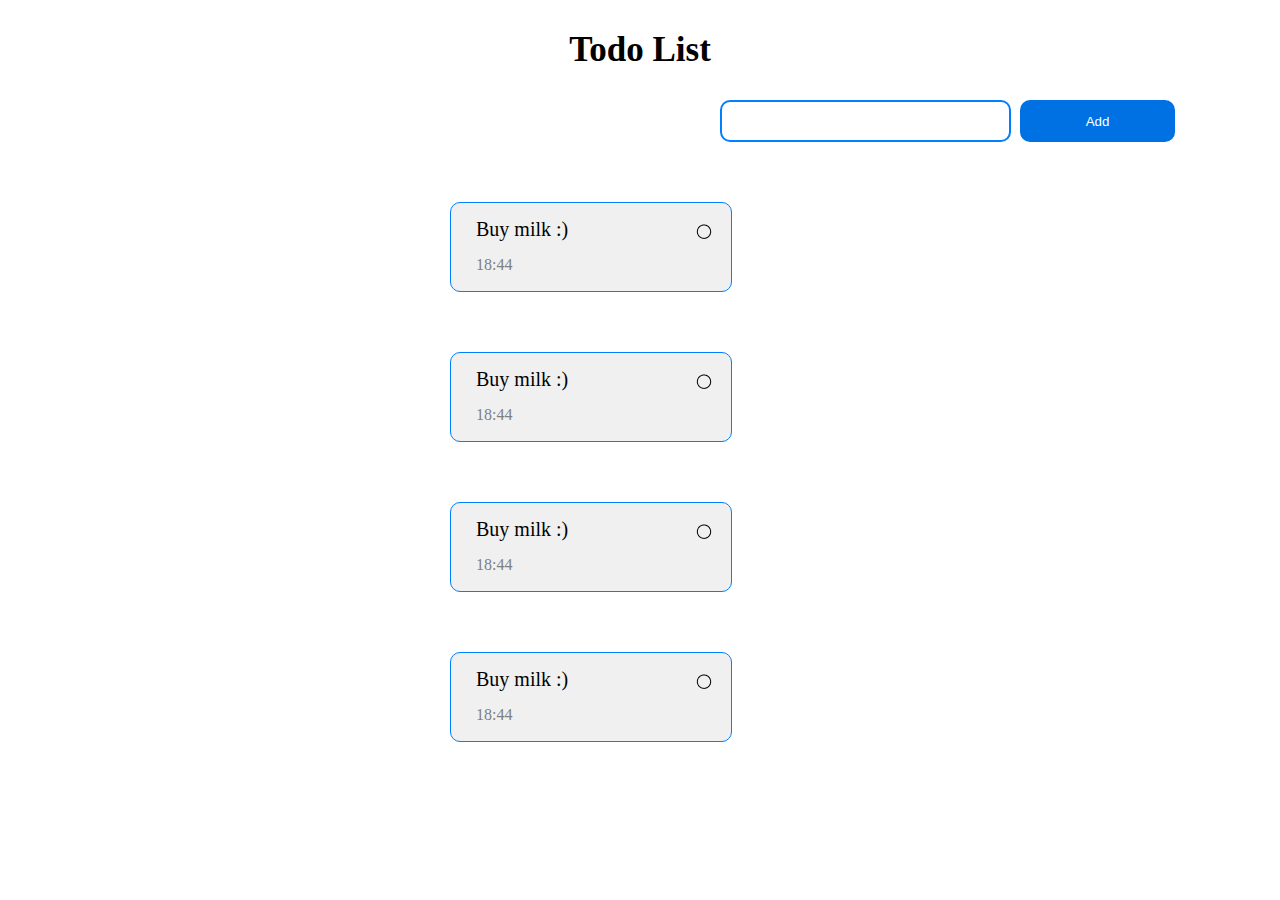
<file: To-do/index.html>
<!DOCTYPE html>
<html lang="en">
<head>
    <meta charset="UTF-8">
    <meta http-equiv="X-UA-Compatible" content="IE=edge">
    <meta name="viewport" content="width=device-width, initial-scale=1.0">
    <link rel="stylesheet" href="./style.css">
    <title>Document</title>
</head>
<body>
    <div class="todo">
        <h1 class="text_to">Todo List</h1>
        <input class="inp" type="text">
        <button class="add">Add</button>
    </div>
    <div class="to_do_block">
        <p class="milk">Buy milk :)</p>
        <p class="minute">18:44</p>
        <img src="./Vector (6).png" alt="">
    </div>
    <script src="./script.js"></script>
</body>
</html>
</file>
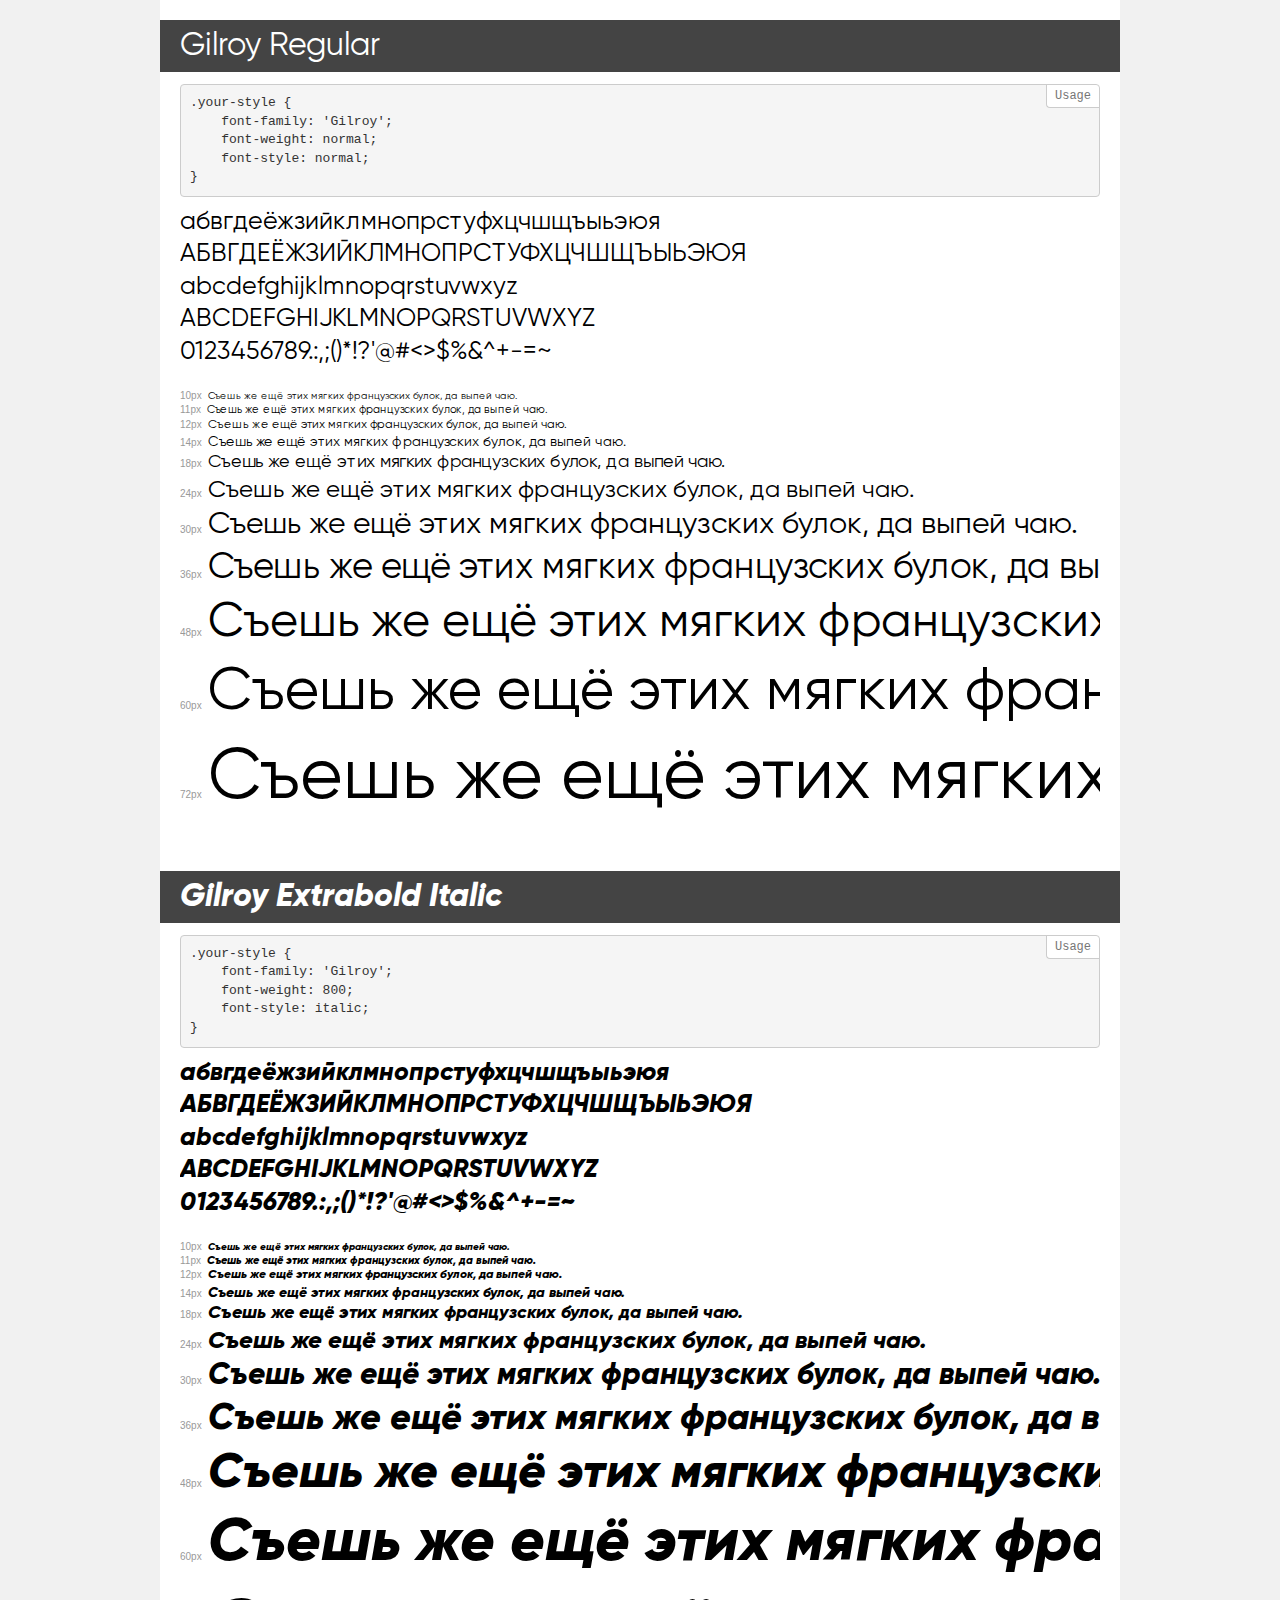
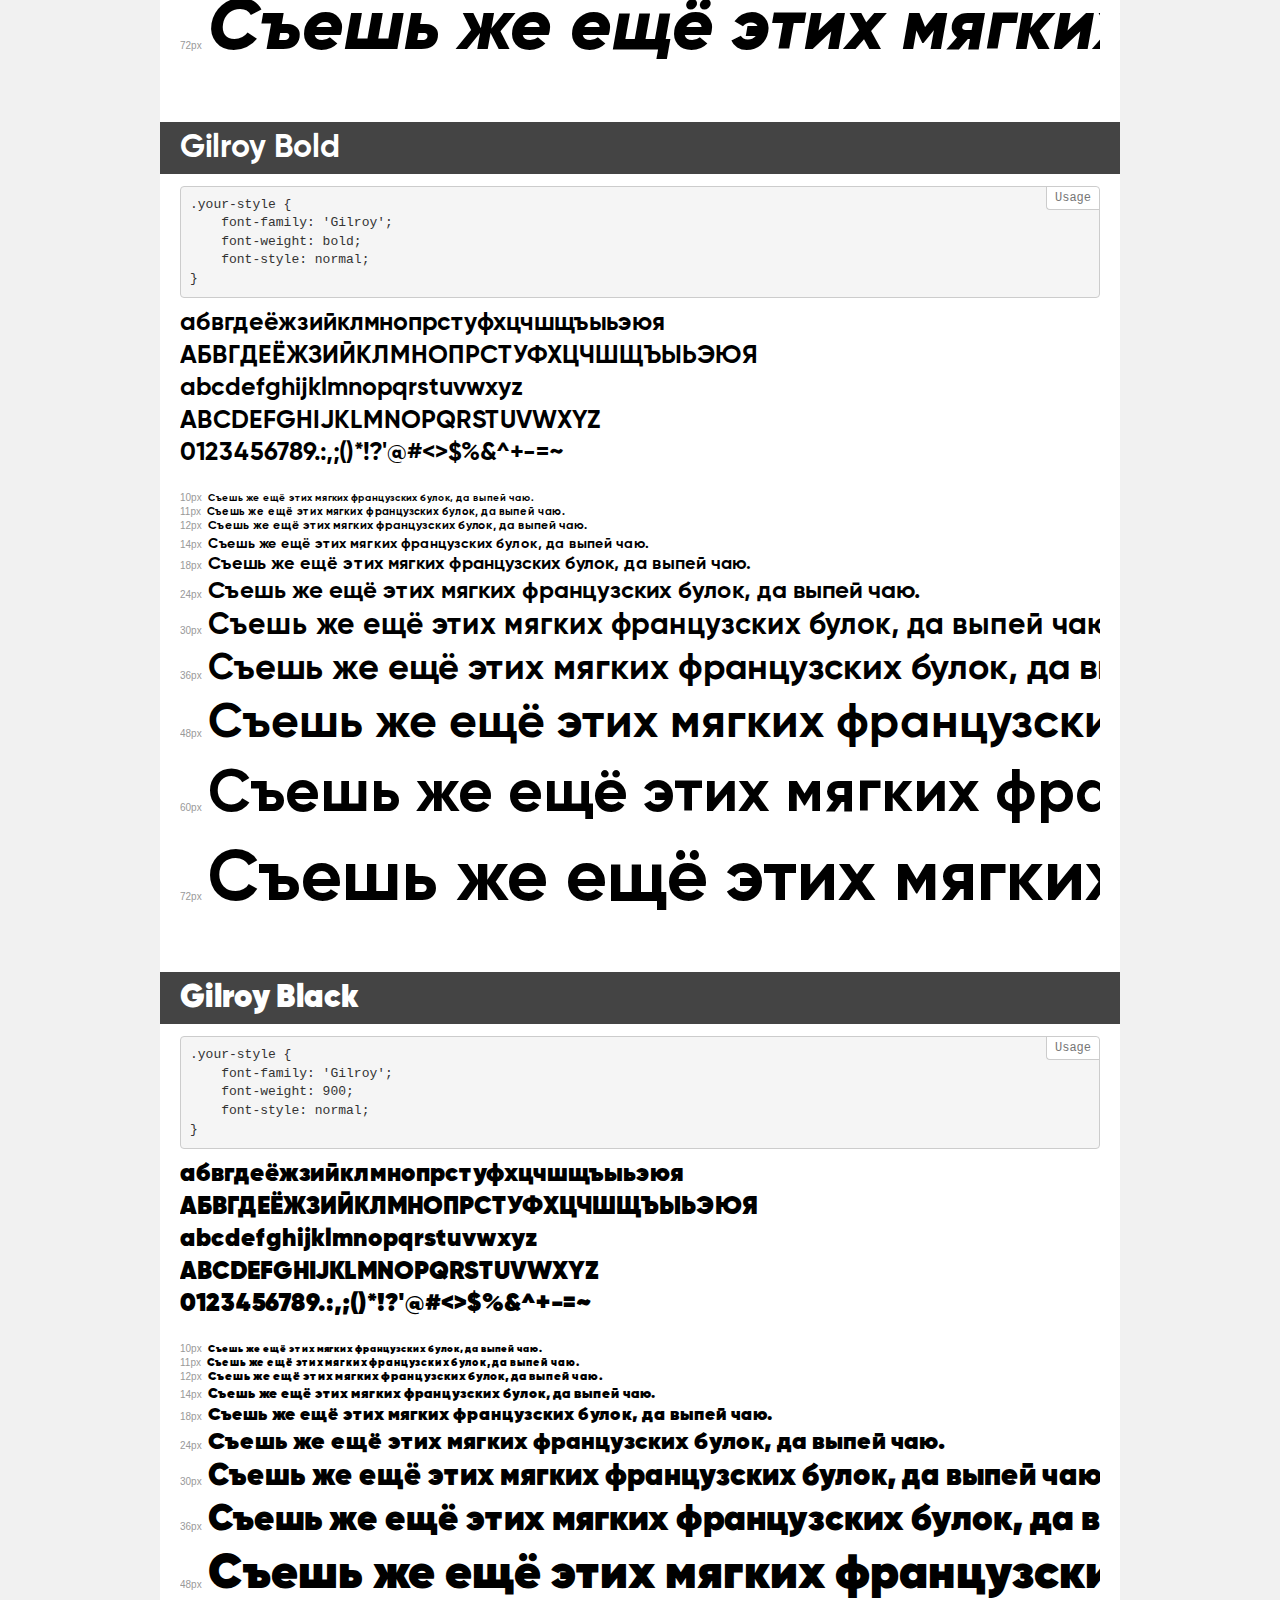
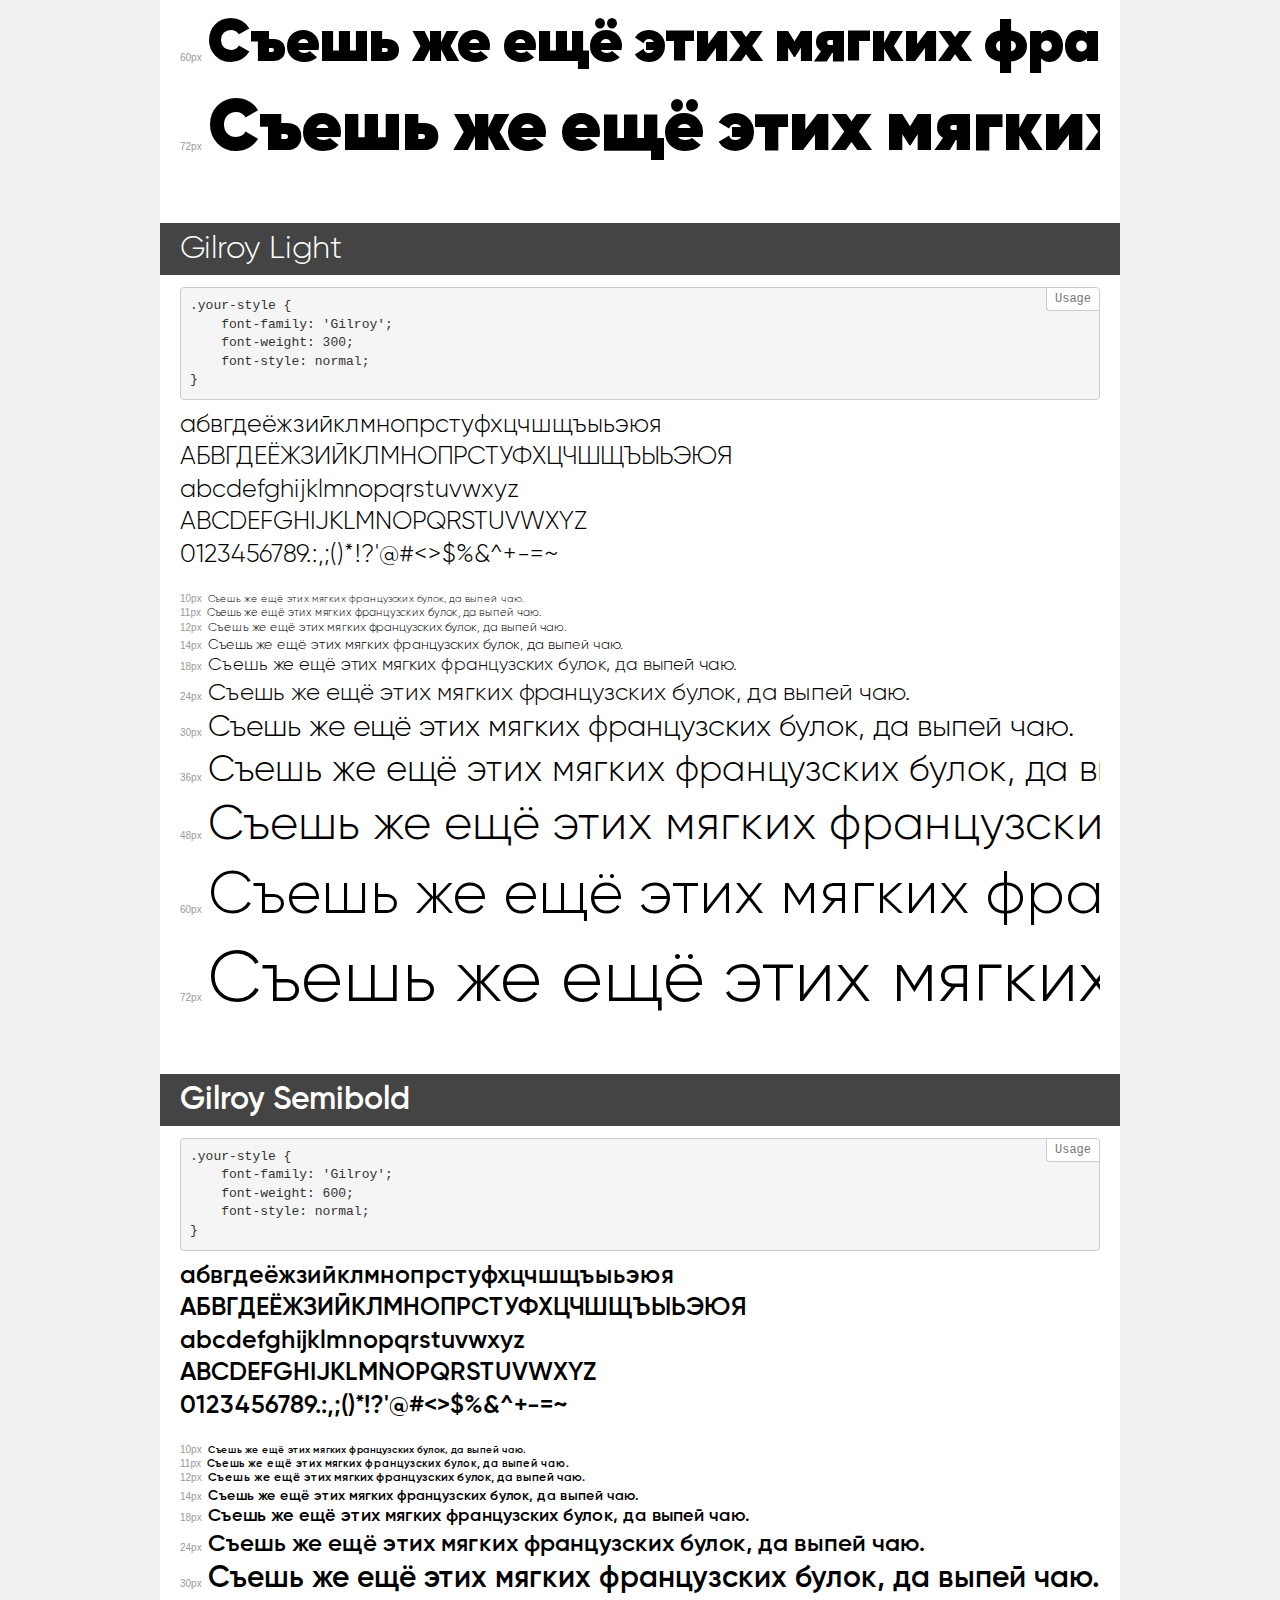
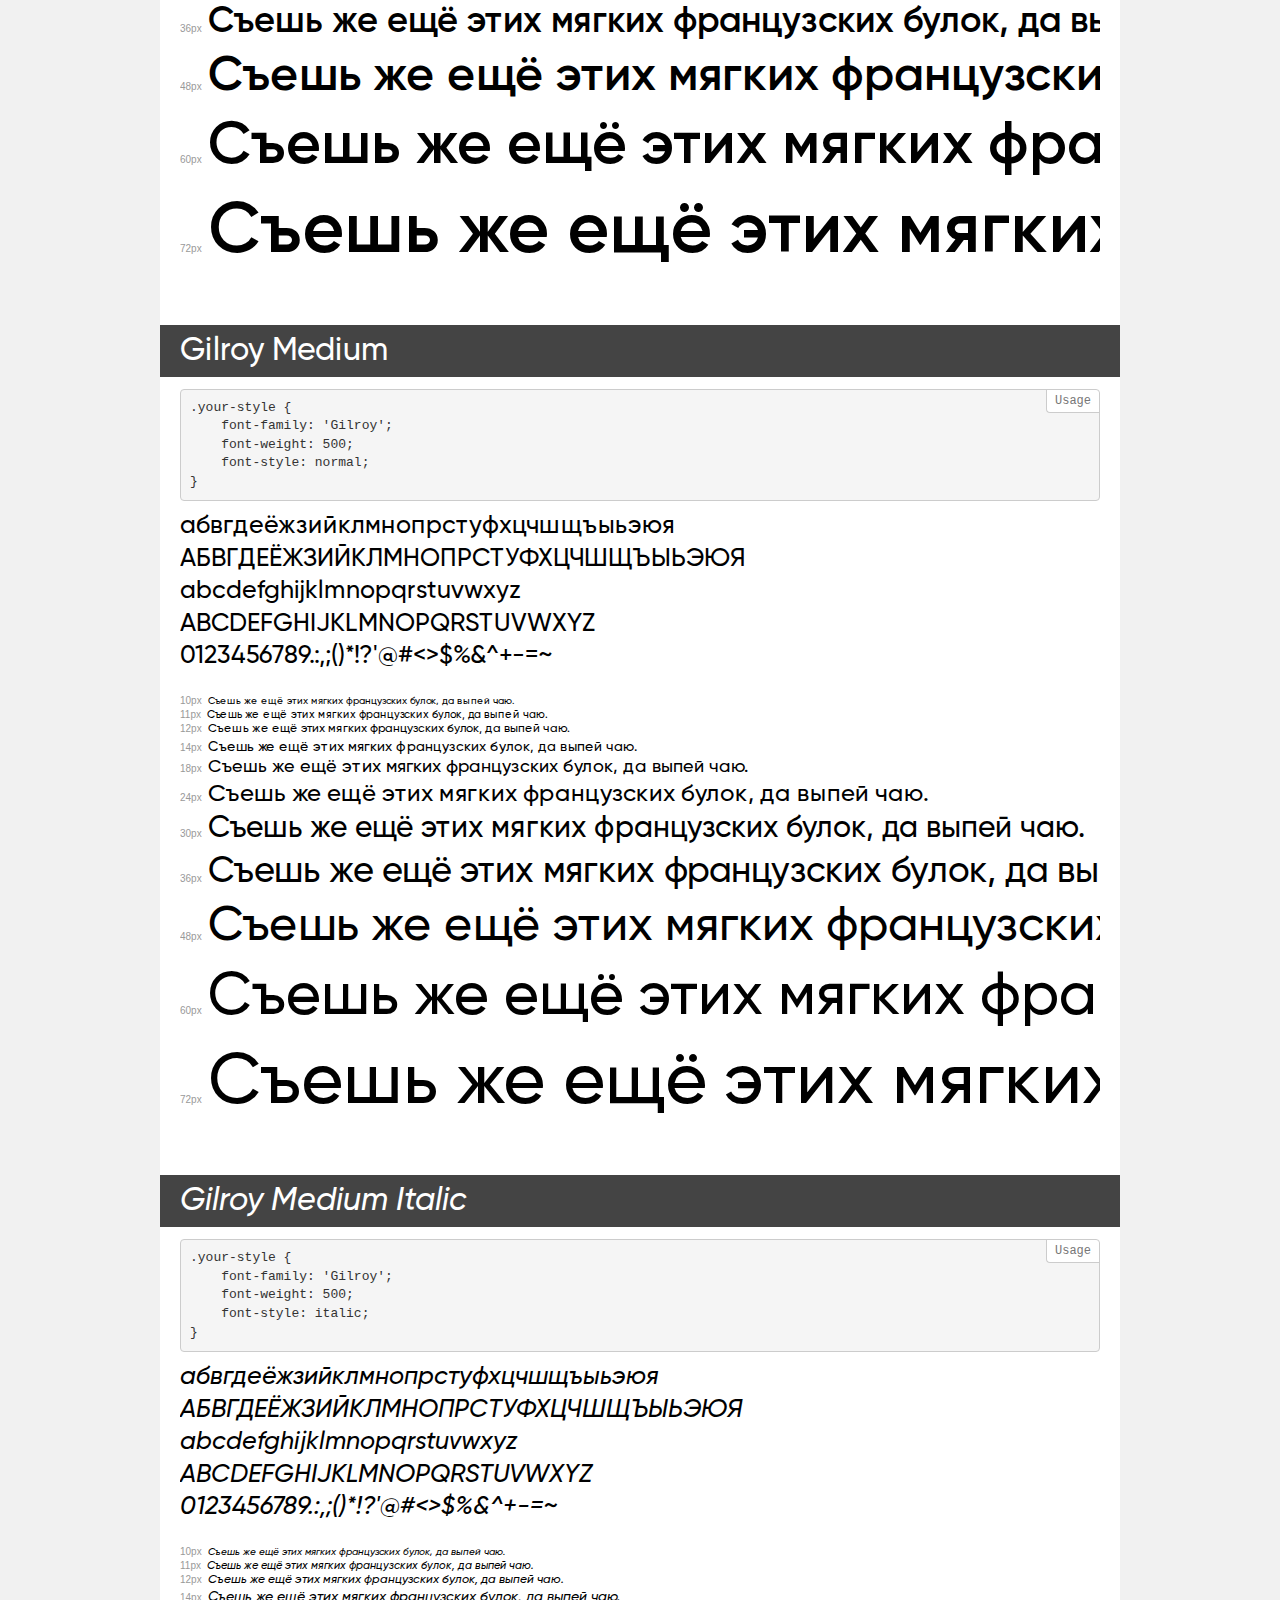
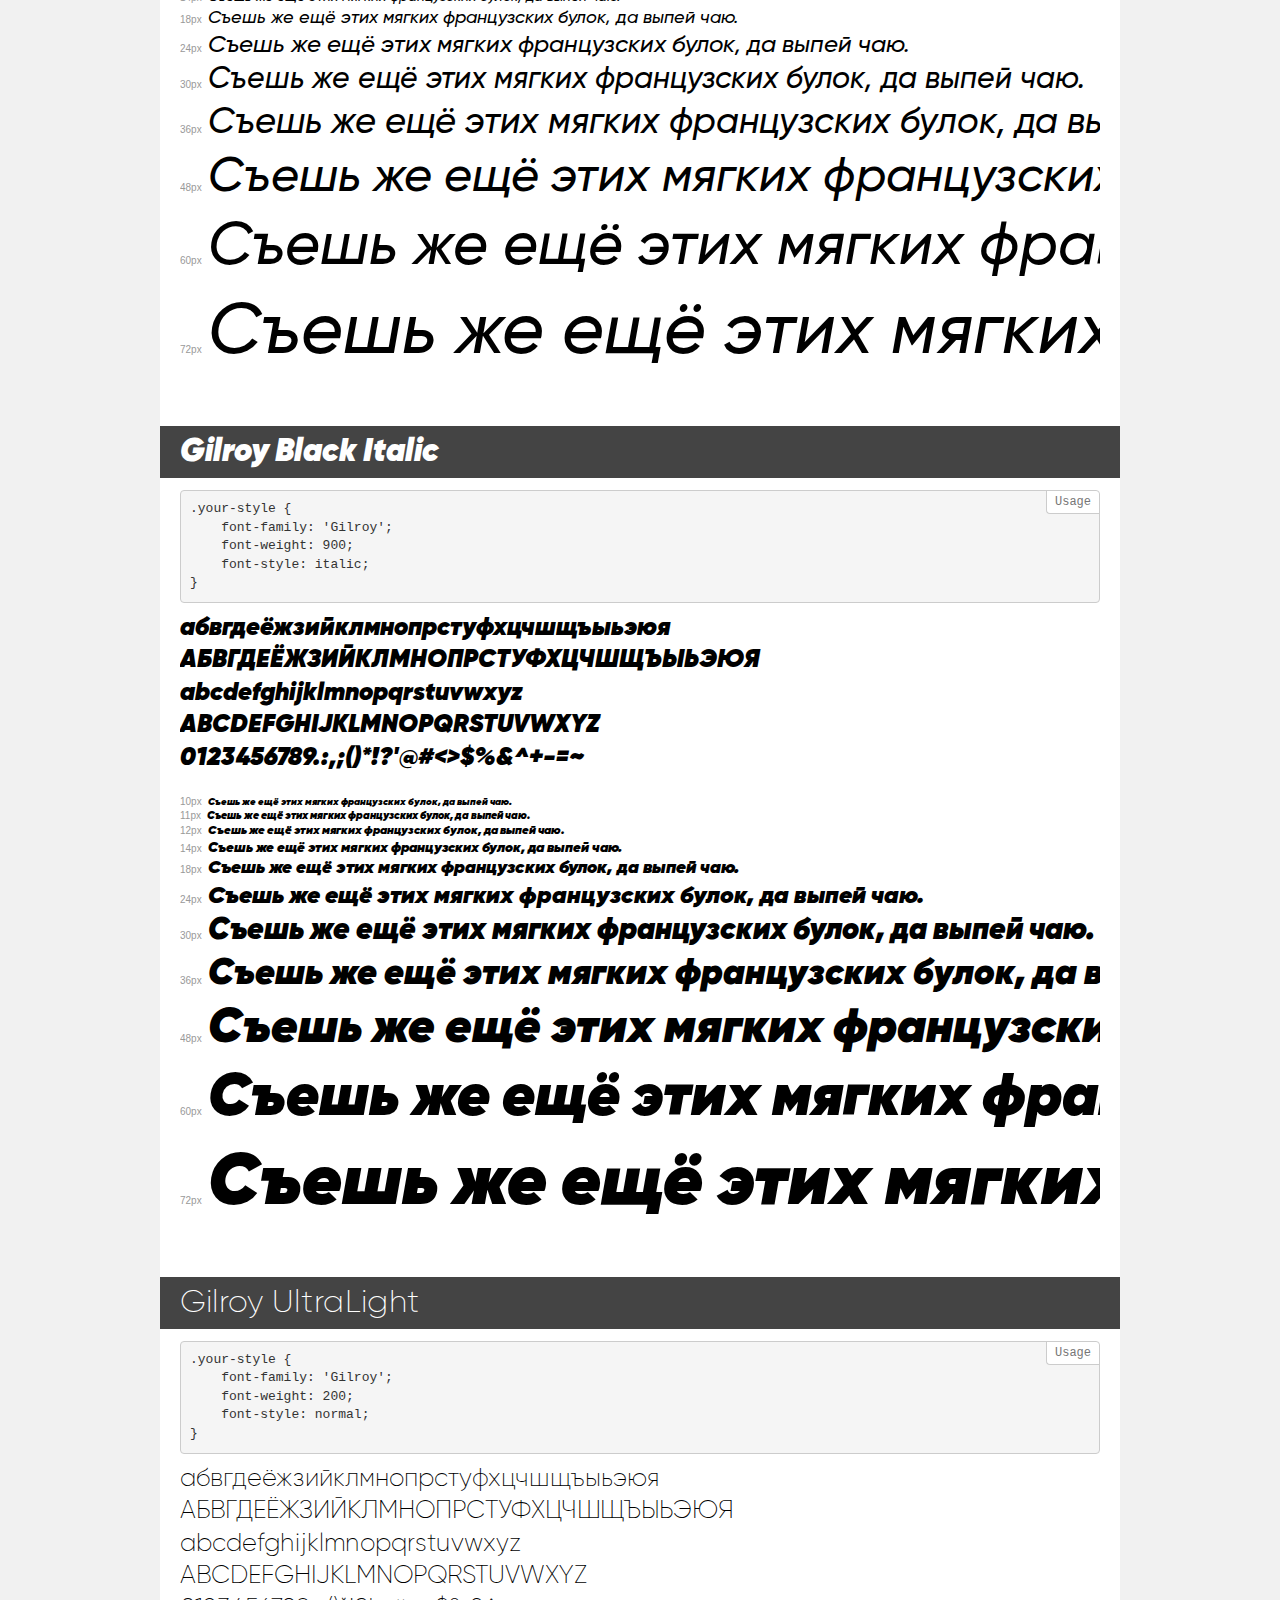
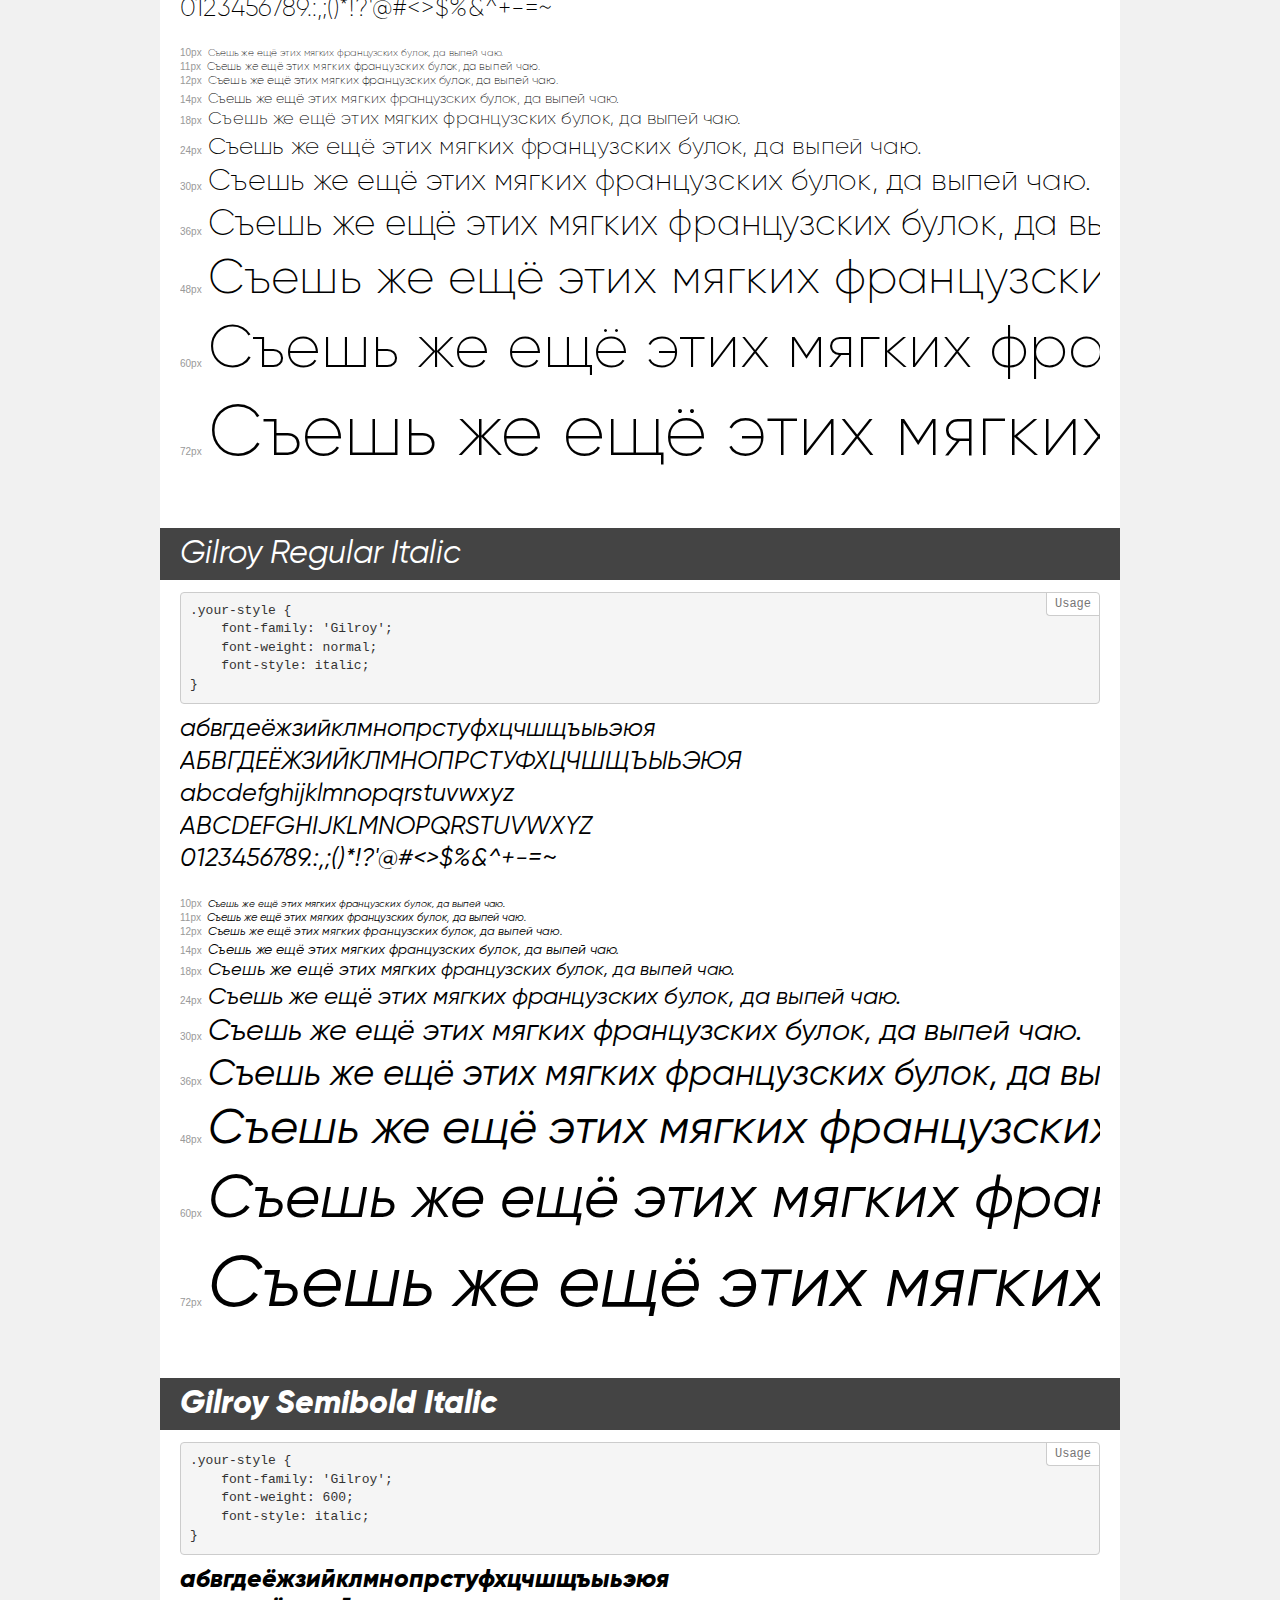
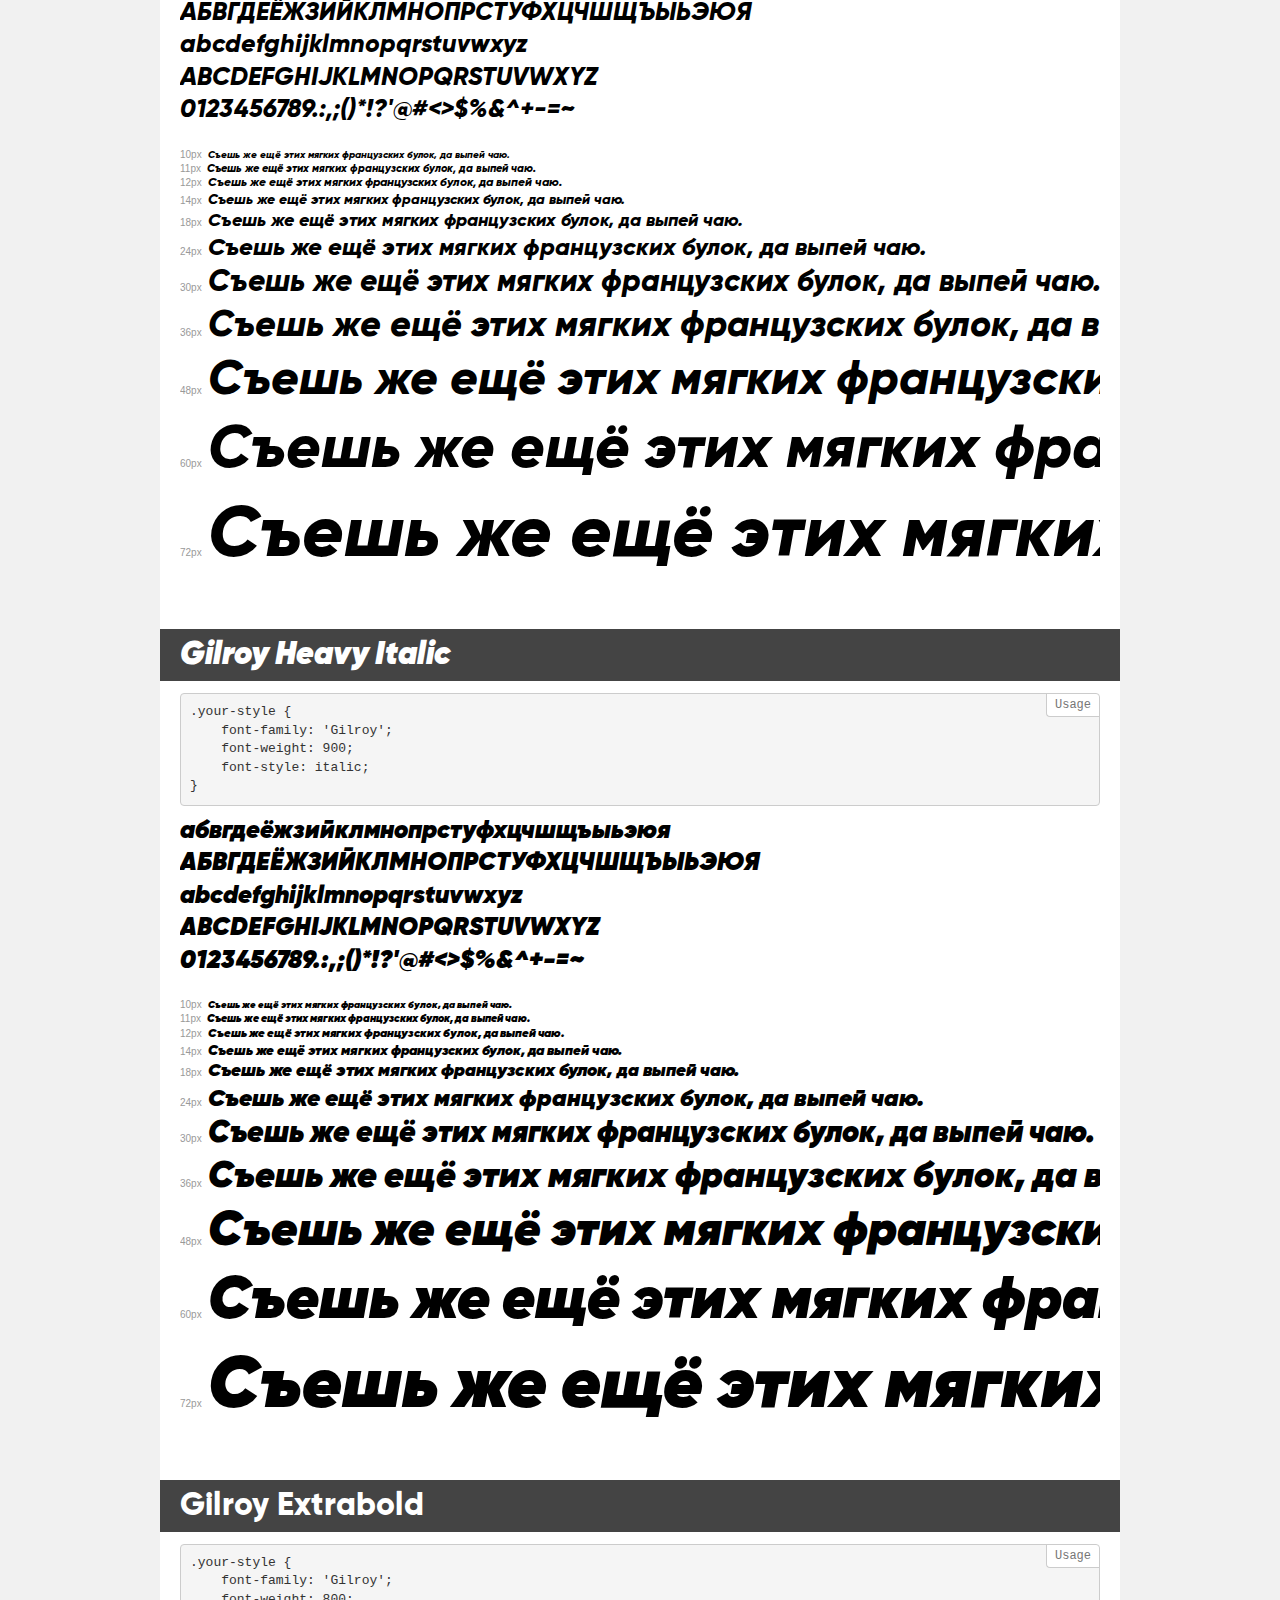
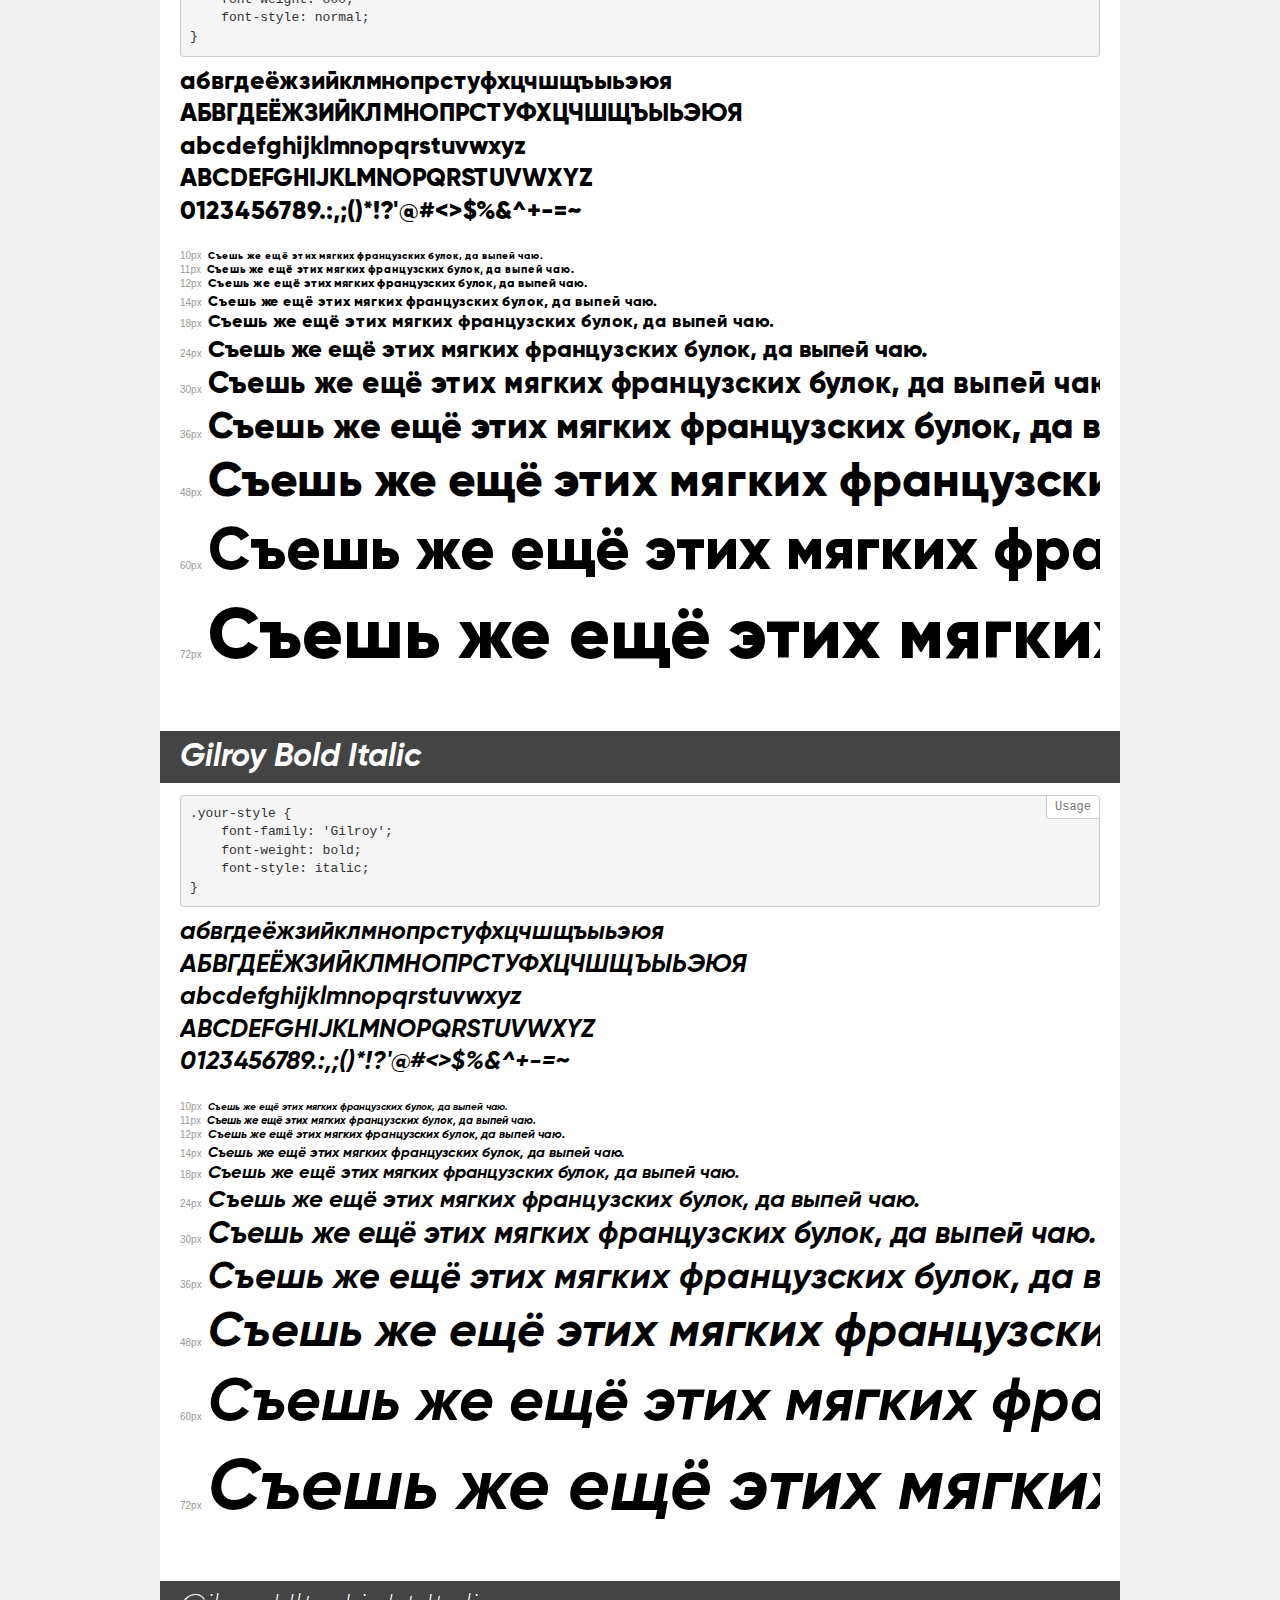
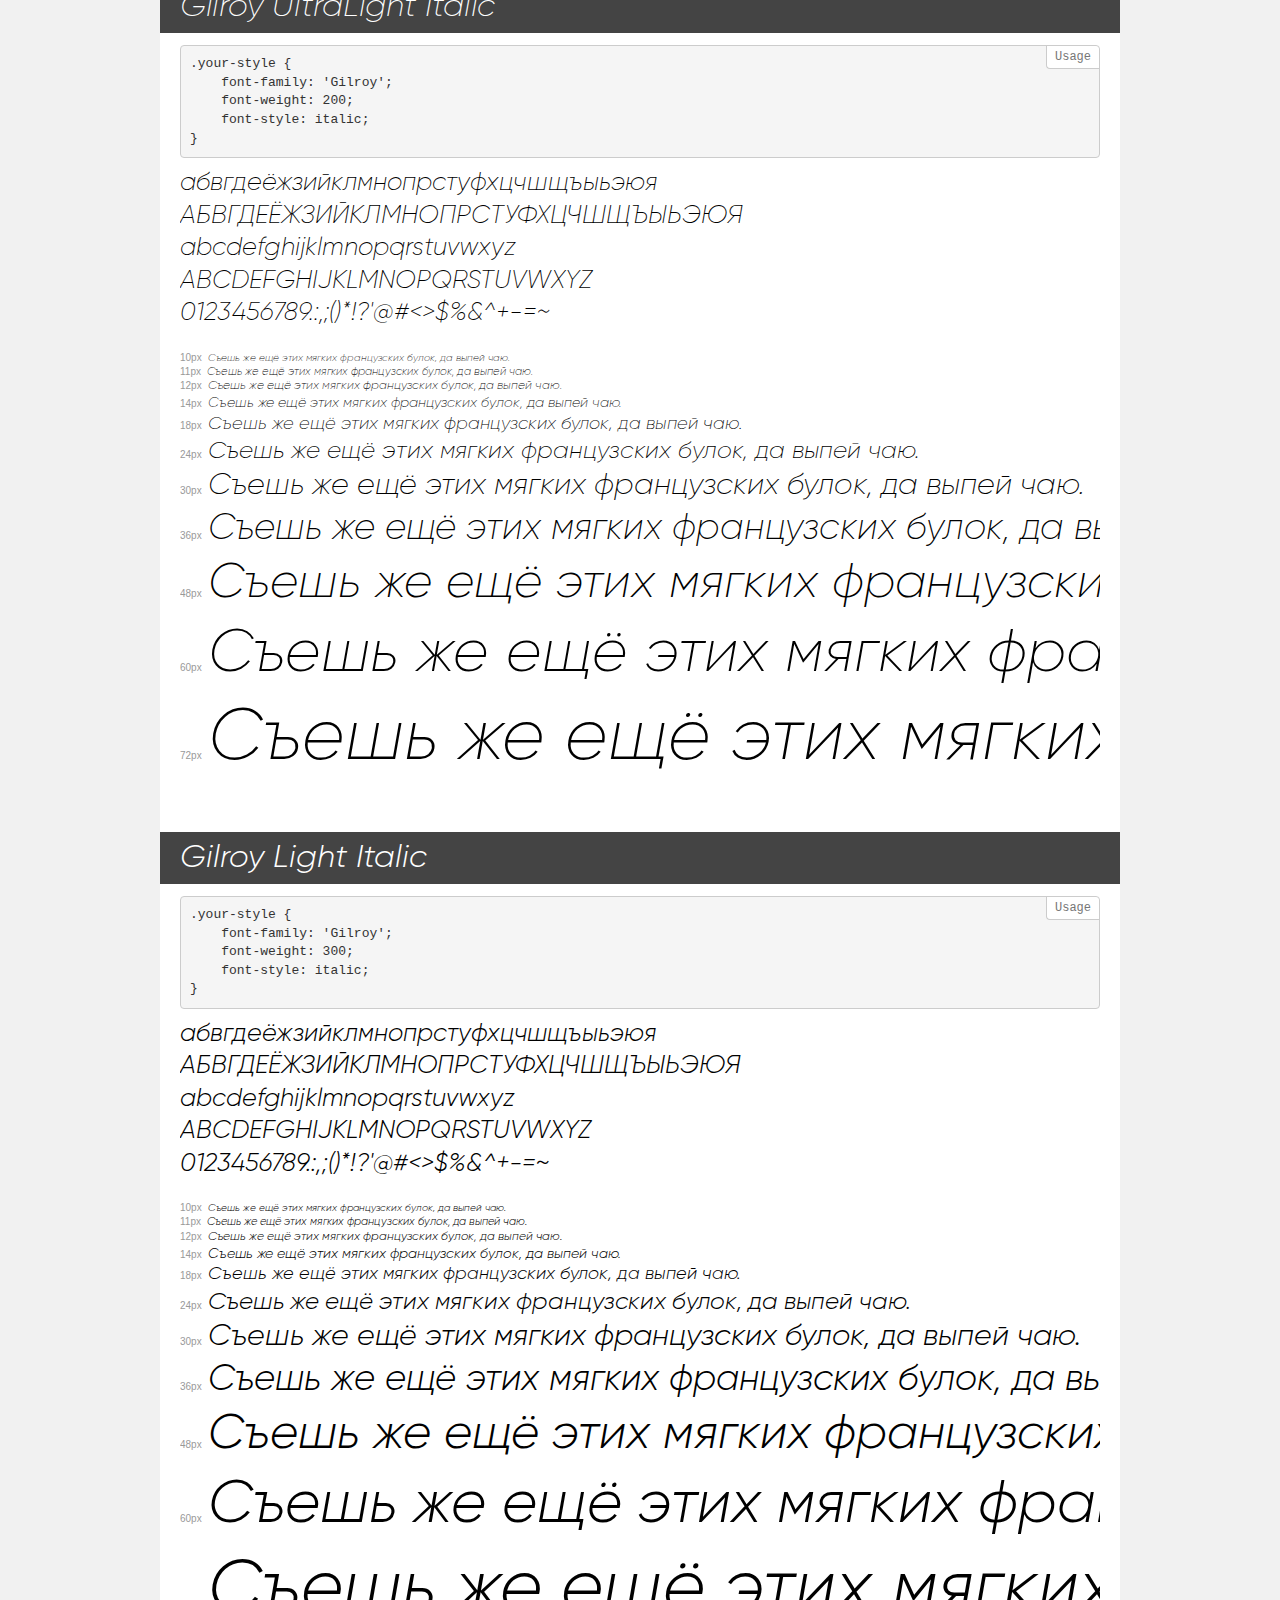
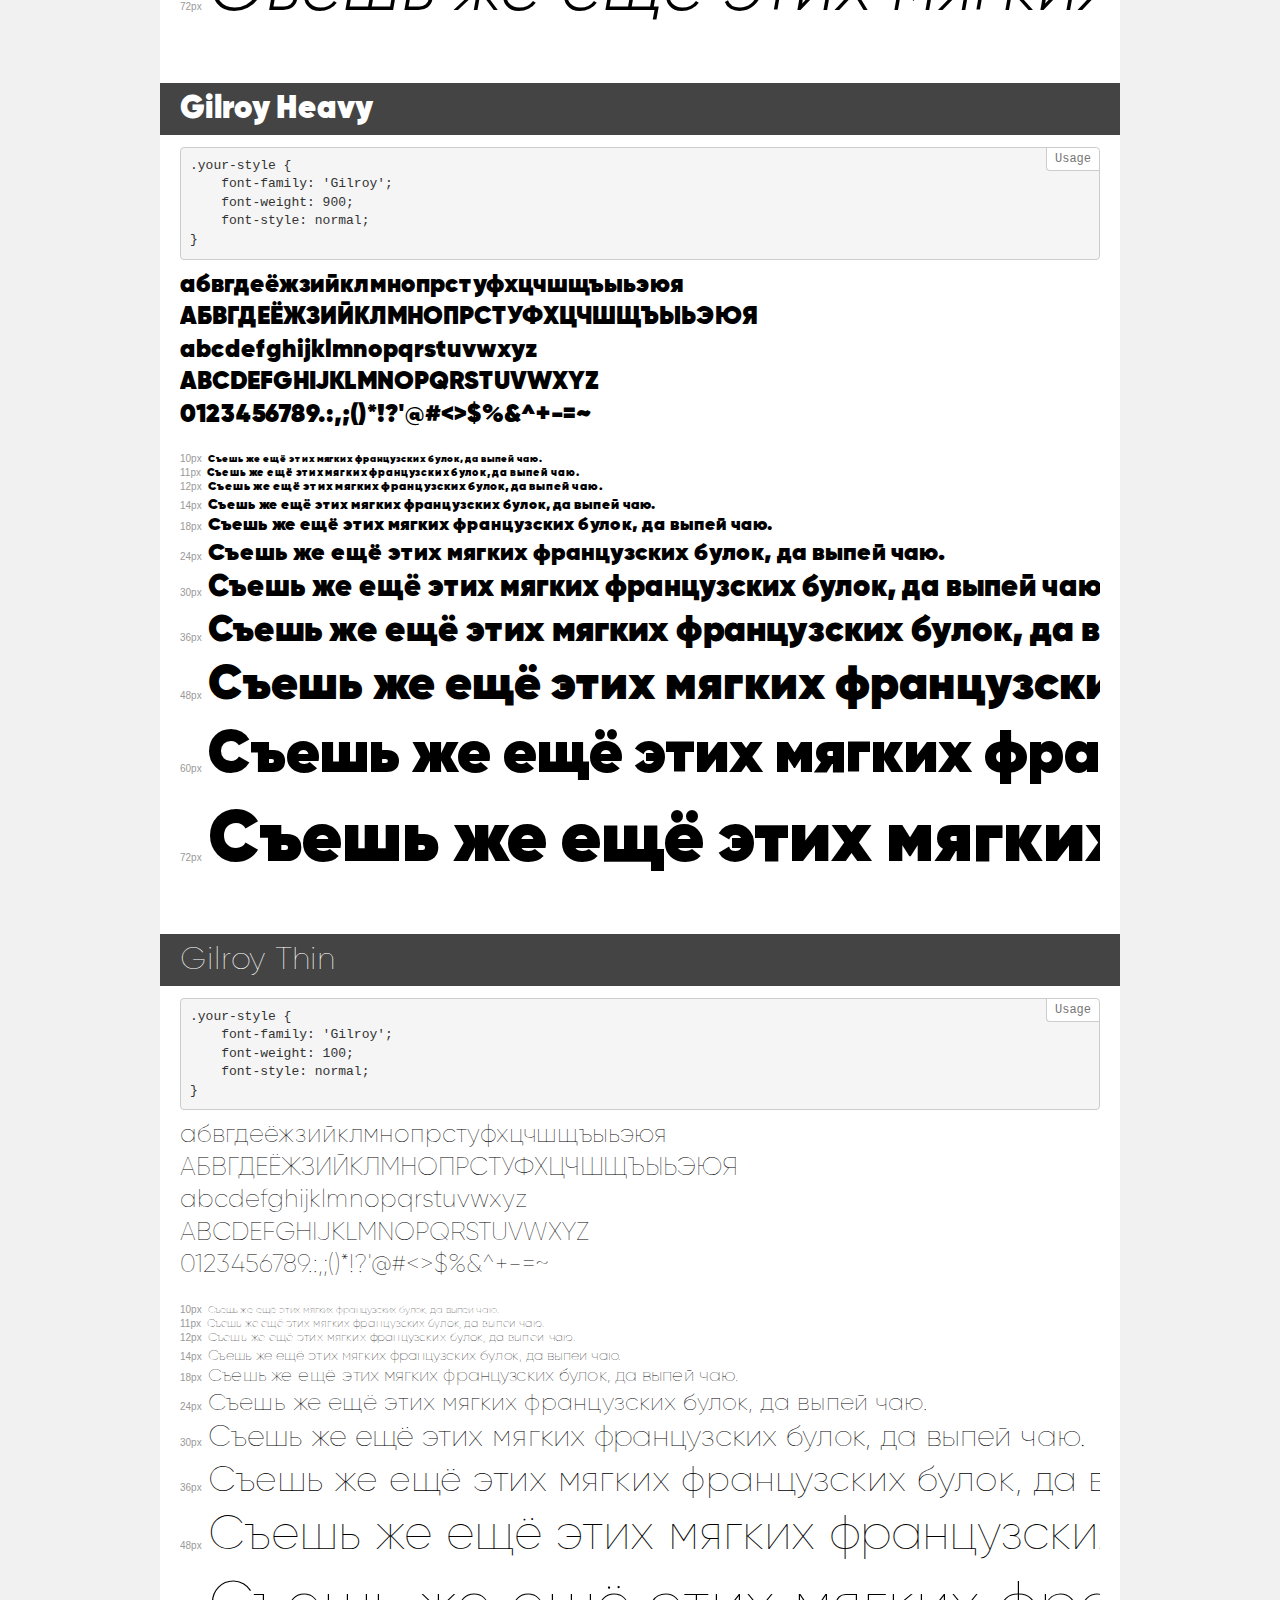
<file: shop-js/fonts/demo.html>
<!DOCTYPE html>
<html>
<head>
    <meta charset="utf-8">
    <meta http-equiv="X-UA-Compatible" content="IE=edge">
    <meta name="viewport" content="width=device-width, initial-scale=1">
    <meta name="robots" content="noindex, noarchive">
    <meta name="format-detection" content="telephone=no">
    <title>Transfonter demo</title>
    <link href="stylesheet.css" rel="stylesheet">
    <style>
        /*
        http://meyerweb.com/eric/tools/css/reset/
        v2.0 | 20110126
        License: none (public domain)
        */
        html, body, div, span, applet, object, iframe,
        h1, h2, h3, h4, h5, h6, p, blockquote, pre,
        a, abbr, acronym, address, big, cite, code,
        del, dfn, em, img, ins, kbd, q, s, samp,
        small, strike, strong, sub, sup, tt, var,
        b, u, i, center,
        dl, dt, dd, ol, ul, li,
        fieldset, form, label, legend,
        table, caption, tbody, tfoot, thead, tr, th, td,
        article, aside, canvas, details, embed,
        figure, figcaption, footer, header, hgroup,
        menu, nav, output, ruby, section, summary,
        time, mark, audio, video {
            margin: 0;
            padding: 0;
            border: 0;
            font-size: 100%;
            font: inherit;
            vertical-align: baseline;
        }
        /* HTML5 display-role reset for older browsers */
        article, aside, details, figcaption, figure,
        footer, header, hgroup, menu, nav, section {
            display: block;
        }
        body {
            line-height: 1;
        }
        ol, ul {
            list-style: none;
        }
        blockquote, q {
            quotes: none;
        }
        blockquote:before, blockquote:after,
        q:before, q:after {
            content: '';
            content: none;
        }
        table {
            border-collapse: collapse;
            border-spacing: 0;
        }
        /* common styles */
        body {
            background: #f1f1f1;
            color: #000;
        }
        .page {
            background: #fff;
            width: 920px;
            margin: 0 auto;
            padding: 20px 20px 0 20px;
            overflow: hidden;
        }
        .font-container {
            overflow-x: auto;
            overflow-y: hidden;
            margin-bottom: 40px;
            line-height: 1.3;
            white-space: nowrap;
            padding-bottom: 5px;
        }
        h1 {
            position: relative;
            background: #444;
            font-size: 32px;
            color: #fff;
            padding: 10px 20px;
            margin: 0 -20px 12px -20px;
        }
        .letters {
            font-size: 25px;
            margin-bottom: 20px;
        }
        .s10:before {
            content: '10px';
        }
        .s11:before {
            content: '11px';
        }
        .s12:before {
            content: '12px';
        }
        .s14:before {
            content: '14px';
        }
        .s18:before {
            content: '18px';
        }
        .s24:before {
            content: '24px';
        }
        .s30:before {
            content: '30px';
        }
        .s36:before {
            content: '36px';
        }
        .s48:before {
            content: '48px';
        }
        .s60:before {
            content: '60px';
        }
        .s72:before {
            content: '72px';
        }
        .s10:before, .s11:before, .s12:before, .s14:before,
        .s18:before, .s24:before, .s30:before, .s36:before,
        .s48:before, .s60:before, .s72:before {
            font-family: Arial, sans-serif;
            font-size: 10px;
            font-weight: normal;
            font-style: normal;
            color: #999;
            padding-right: 6px;
        }
        pre {
            display: block;
            position: relative;
            padding: 9px;
            margin: 0 0 10px;
            font-family: Monaco, Menlo, Consolas, "Courier New", monospace !important;
            font-size: 13px;
            line-height: 1.428571429;
            color: #333;
            font-weight: normal !important;
            font-style: normal !important;
            background-color: #f5f5f5;
            border: 1px solid #ccc;
            overflow-x: auto;
            border-radius: 4px;
        }
        pre:after {
            display: block;
            position: absolute;
            right: 0;
            top: 0;
            content: 'Usage';
            line-height: 1;
            padding: 5px 8px;
            font-size: 12px;
            color: #767676;
            background-color: #fff;
            border: 1px solid #ccc;
            border-right: none;
            border-top: none;
            border-radius: 0 4px 0 4px;
            z-index: 10;
        }
        /* responsive */
        @media (max-width: 959px) {
            .page {
                width: auto;
                margin: 0;
            }
        }
    </style>
</head>
<body>
<div class="page">
    <div class="demo" style="font-family: 'Gilroy'; font-weight: normal; font-style: normal;">
        <h1>Gilroy Regular</h1>
        <pre>.your-style {
    font-family: 'Gilroy';
    font-weight: normal;
    font-style: normal;
}</pre>
        <div class="font-container">
            <p class="letters">
                абвгдеёжзийклмнопрстуфхцчшщъыьэюя<br>
АБВГДЕЁЖЗИЙКЛМНОПРСТУФХЦЧШЩЪЫЬЭЮЯ<br>
abcdefghijklmnopqrstuvwxyz<br>
ABCDEFGHIJKLMNOPQRSTUVWXYZ<br>
                0123456789.:,;()*!?'@#<>$%&^+-=~
            </p>
            <p class="s10" style="font-size: 10px;">Съешь же ещё этих мягких французских булок, да выпей чаю.</p>
            <p class="s11" style="font-size: 11px;">Съешь же ещё этих мягких французских булок, да выпей чаю.</p>
            <p class="s12" style="font-size: 12px;">Съешь же ещё этих мягких французских булок, да выпей чаю.</p>
            <p class="s14" style="font-size: 14px;">Съешь же ещё этих мягких французских булок, да выпей чаю.</p>
            <p class="s18" style="font-size: 18px;">Съешь же ещё этих мягких французских булок, да выпей чаю.</p>
            <p class="s24" style="font-size: 24px;">Съешь же ещё этих мягких французских булок, да выпей чаю.</p>
            <p class="s30" style="font-size: 30px;">Съешь же ещё этих мягких французских булок, да выпей чаю.</p>
            <p class="s36" style="font-size: 36px;">Съешь же ещё этих мягких французских булок, да выпей чаю.</p>
            <p class="s48" style="font-size: 48px;">Съешь же ещё этих мягких французских булок, да выпей чаю.</p>
            <p class="s60" style="font-size: 60px;">Съешь же ещё этих мягких французских булок, да выпей чаю.</p>
            <p class="s72" style="font-size: 72px;">Съешь же ещё этих мягких французских булок, да выпей чаю.</p>
        </div>
    </div>
    <div class="demo" style="font-family: 'Gilroy'; font-weight: 800; font-style: italic;">
        <h1>Gilroy Extrabold Italic</h1>
        <pre>.your-style {
    font-family: 'Gilroy';
    font-weight: 800;
    font-style: italic;
}</pre>
        <div class="font-container">
            <p class="letters">
                абвгдеёжзийклмнопрстуфхцчшщъыьэюя<br>
АБВГДЕЁЖЗИЙКЛМНОПРСТУФХЦЧШЩЪЫЬЭЮЯ<br>
abcdefghijklmnopqrstuvwxyz<br>
ABCDEFGHIJKLMNOPQRSTUVWXYZ<br>
                0123456789.:,;()*!?'@#<>$%&^+-=~
            </p>
            <p class="s10" style="font-size: 10px;">Съешь же ещё этих мягких французских булок, да выпей чаю.</p>
            <p class="s11" style="font-size: 11px;">Съешь же ещё этих мягких французских булок, да выпей чаю.</p>
            <p class="s12" style="font-size: 12px;">Съешь же ещё этих мягких французских булок, да выпей чаю.</p>
            <p class="s14" style="font-size: 14px;">Съешь же ещё этих мягких французских булок, да выпей чаю.</p>
            <p class="s18" style="font-size: 18px;">Съешь же ещё этих мягких французских булок, да выпей чаю.</p>
            <p class="s24" style="font-size: 24px;">Съешь же ещё этих мягких французских булок, да выпей чаю.</p>
            <p class="s30" style="font-size: 30px;">Съешь же ещё этих мягких французских булок, да выпей чаю.</p>
            <p class="s36" style="font-size: 36px;">Съешь же ещё этих мягких французских булок, да выпей чаю.</p>
            <p class="s48" style="font-size: 48px;">Съешь же ещё этих мягких французских булок, да выпей чаю.</p>
            <p class="s60" style="font-size: 60px;">Съешь же ещё этих мягких французских булок, да выпей чаю.</p>
            <p class="s72" style="font-size: 72px;">Съешь же ещё этих мягких французских булок, да выпей чаю.</p>
        </div>
    </div>
    <div class="demo" style="font-family: 'Gilroy'; font-weight: bold; font-style: normal;">
        <h1>Gilroy Bold</h1>
        <pre>.your-style {
    font-family: 'Gilroy';
    font-weight: bold;
    font-style: normal;
}</pre>
        <div class="font-container">
            <p class="letters">
                абвгдеёжзийклмнопрстуфхцчшщъыьэюя<br>
АБВГДЕЁЖЗИЙКЛМНОПРСТУФХЦЧШЩЪЫЬЭЮЯ<br>
abcdefghijklmnopqrstuvwxyz<br>
ABCDEFGHIJKLMNOPQRSTUVWXYZ<br>
                0123456789.:,;()*!?'@#<>$%&^+-=~
            </p>
            <p class="s10" style="font-size: 10px;">Съешь же ещё этих мягких французских булок, да выпей чаю.</p>
            <p class="s11" style="font-size: 11px;">Съешь же ещё этих мягких французских булок, да выпей чаю.</p>
            <p class="s12" style="font-size: 12px;">Съешь же ещё этих мягких французских булок, да выпей чаю.</p>
            <p class="s14" style="font-size: 14px;">Съешь же ещё этих мягких французских булок, да выпей чаю.</p>
            <p class="s18" style="font-size: 18px;">Съешь же ещё этих мягких французских булок, да выпей чаю.</p>
            <p class="s24" style="font-size: 24px;">Съешь же ещё этих мягких французских булок, да выпей чаю.</p>
            <p class="s30" style="font-size: 30px;">Съешь же ещё этих мягких французских булок, да выпей чаю.</p>
            <p class="s36" style="font-size: 36px;">Съешь же ещё этих мягких французских булок, да выпей чаю.</p>
            <p class="s48" style="font-size: 48px;">Съешь же ещё этих мягких французских булок, да выпей чаю.</p>
            <p class="s60" style="font-size: 60px;">Съешь же ещё этих мягких французских булок, да выпей чаю.</p>
            <p class="s72" style="font-size: 72px;">Съешь же ещё этих мягких французских булок, да выпей чаю.</p>
        </div>
    </div>
    <div class="demo" style="font-family: 'Gilroy'; font-weight: 900; font-style: normal;">
        <h1>Gilroy Black</h1>
        <pre>.your-style {
    font-family: 'Gilroy';
    font-weight: 900;
    font-style: normal;
}</pre>
        <div class="font-container">
            <p class="letters">
                абвгдеёжзийклмнопрстуфхцчшщъыьэюя<br>
АБВГДЕЁЖЗИЙКЛМНОПРСТУФХЦЧШЩЪЫЬЭЮЯ<br>
abcdefghijklmnopqrstuvwxyz<br>
ABCDEFGHIJKLMNOPQRSTUVWXYZ<br>
                0123456789.:,;()*!?'@#<>$%&^+-=~
            </p>
            <p class="s10" style="font-size: 10px;">Съешь же ещё этих мягких французских булок, да выпей чаю.</p>
            <p class="s11" style="font-size: 11px;">Съешь же ещё этих мягких французских булок, да выпей чаю.</p>
            <p class="s12" style="font-size: 12px;">Съешь же ещё этих мягких французских булок, да выпей чаю.</p>
            <p class="s14" style="font-size: 14px;">Съешь же ещё этих мягких французских булок, да выпей чаю.</p>
            <p class="s18" style="font-size: 18px;">Съешь же ещё этих мягких французских булок, да выпей чаю.</p>
            <p class="s24" style="font-size: 24px;">Съешь же ещё этих мягких французских булок, да выпей чаю.</p>
            <p class="s30" style="font-size: 30px;">Съешь же ещё этих мягких французских булок, да выпей чаю.</p>
            <p class="s36" style="font-size: 36px;">Съешь же ещё этих мягких французских булок, да выпей чаю.</p>
            <p class="s48" style="font-size: 48px;">Съешь же ещё этих мягких французских булок, да выпей чаю.</p>
            <p class="s60" style="font-size: 60px;">Съешь же ещё этих мягких французских булок, да выпей чаю.</p>
            <p class="s72" style="font-size: 72px;">Съешь же ещё этих мягких французских булок, да выпей чаю.</p>
        </div>
    </div>
    <div class="demo" style="font-family: 'Gilroy'; font-weight: 300; font-style: normal;">
        <h1>Gilroy Light</h1>
        <pre>.your-style {
    font-family: 'Gilroy';
    font-weight: 300;
    font-style: normal;
}</pre>
        <div class="font-container">
            <p class="letters">
                абвгдеёжзийклмнопрстуфхцчшщъыьэюя<br>
АБВГДЕЁЖЗИЙКЛМНОПРСТУФХЦЧШЩЪЫЬЭЮЯ<br>
abcdefghijklmnopqrstuvwxyz<br>
ABCDEFGHIJKLMNOPQRSTUVWXYZ<br>
                0123456789.:,;()*!?'@#<>$%&^+-=~
            </p>
            <p class="s10" style="font-size: 10px;">Съешь же ещё этих мягких французских булок, да выпей чаю.</p>
            <p class="s11" style="font-size: 11px;">Съешь же ещё этих мягких французских булок, да выпей чаю.</p>
            <p class="s12" style="font-size: 12px;">Съешь же ещё этих мягких французских булок, да выпей чаю.</p>
            <p class="s14" style="font-size: 14px;">Съешь же ещё этих мягких французских булок, да выпей чаю.</p>
            <p class="s18" style="font-size: 18px;">Съешь же ещё этих мягких французских булок, да выпей чаю.</p>
            <p class="s24" style="font-size: 24px;">Съешь же ещё этих мягких французских булок, да выпей чаю.</p>
            <p class="s30" style="font-size: 30px;">Съешь же ещё этих мягких французских булок, да выпей чаю.</p>
            <p class="s36" style="font-size: 36px;">Съешь же ещё этих мягких французских булок, да выпей чаю.</p>
            <p class="s48" style="font-size: 48px;">Съешь же ещё этих мягких французских булок, да выпей чаю.</p>
            <p class="s60" style="font-size: 60px;">Съешь же ещё этих мягких французских булок, да выпей чаю.</p>
            <p class="s72" style="font-size: 72px;">Съешь же ещё этих мягких французских булок, да выпей чаю.</p>
        </div>
    </div>
    <div class="demo" style="font-family: 'Gilroy'; font-weight: 600; font-style: normal;">
        <h1>Gilroy Semibold</h1>
        <pre>.your-style {
    font-family: 'Gilroy';
    font-weight: 600;
    font-style: normal;
}</pre>
        <div class="font-container">
            <p class="letters">
                абвгдеёжзийклмнопрстуфхцчшщъыьэюя<br>
АБВГДЕЁЖЗИЙКЛМНОПРСТУФХЦЧШЩЪЫЬЭЮЯ<br>
abcdefghijklmnopqrstuvwxyz<br>
ABCDEFGHIJKLMNOPQRSTUVWXYZ<br>
                0123456789.:,;()*!?'@#<>$%&^+-=~
            </p>
            <p class="s10" style="font-size: 10px;">Съешь же ещё этих мягких французских булок, да выпей чаю.</p>
            <p class="s11" style="font-size: 11px;">Съешь же ещё этих мягких французских булок, да выпей чаю.</p>
            <p class="s12" style="font-size: 12px;">Съешь же ещё этих мягких французских булок, да выпей чаю.</p>
            <p class="s14" style="font-size: 14px;">Съешь же ещё этих мягких французских булок, да выпей чаю.</p>
            <p class="s18" style="font-size: 18px;">Съешь же ещё этих мягких французских булок, да выпей чаю.</p>
            <p class="s24" style="font-size: 24px;">Съешь же ещё этих мягких французских булок, да выпей чаю.</p>
            <p class="s30" style="font-size: 30px;">Съешь же ещё этих мягких французских булок, да выпей чаю.</p>
            <p class="s36" style="font-size: 36px;">Съешь же ещё этих мягких французских булок, да выпей чаю.</p>
            <p class="s48" style="font-size: 48px;">Съешь же ещё этих мягких французских булок, да выпей чаю.</p>
            <p class="s60" style="font-size: 60px;">Съешь же ещё этих мягких французских булок, да выпей чаю.</p>
            <p class="s72" style="font-size: 72px;">Съешь же ещё этих мягких французских булок, да выпей чаю.</p>
        </div>
    </div>
    <div class="demo" style="font-family: 'Gilroy'; font-weight: 500; font-style: normal;">
        <h1>Gilroy Medium</h1>
        <pre>.your-style {
    font-family: 'Gilroy';
    font-weight: 500;
    font-style: normal;
}</pre>
        <div class="font-container">
            <p class="letters">
                абвгдеёжзийклмнопрстуфхцчшщъыьэюя<br>
АБВГДЕЁЖЗИЙКЛМНОПРСТУФХЦЧШЩЪЫЬЭЮЯ<br>
abcdefghijklmnopqrstuvwxyz<br>
ABCDEFGHIJKLMNOPQRSTUVWXYZ<br>
                0123456789.:,;()*!?'@#<>$%&^+-=~
            </p>
            <p class="s10" style="font-size: 10px;">Съешь же ещё этих мягких французских булок, да выпей чаю.</p>
            <p class="s11" style="font-size: 11px;">Съешь же ещё этих мягких французских булок, да выпей чаю.</p>
            <p class="s12" style="font-size: 12px;">Съешь же ещё этих мягких французских булок, да выпей чаю.</p>
            <p class="s14" style="font-size: 14px;">Съешь же ещё этих мягких французских булок, да выпей чаю.</p>
            <p class="s18" style="font-size: 18px;">Съешь же ещё этих мягких французских булок, да выпей чаю.</p>
            <p class="s24" style="font-size: 24px;">Съешь же ещё этих мягких французских булок, да выпей чаю.</p>
            <p class="s30" style="font-size: 30px;">Съешь же ещё этих мягких французских булок, да выпей чаю.</p>
            <p class="s36" style="font-size: 36px;">Съешь же ещё этих мягких французских булок, да выпей чаю.</p>
            <p class="s48" style="font-size: 48px;">Съешь же ещё этих мягких французских булок, да выпей чаю.</p>
            <p class="s60" style="font-size: 60px;">Съешь же ещё этих мягких французских булок, да выпей чаю.</p>
            <p class="s72" style="font-size: 72px;">Съешь же ещё этих мягких французских булок, да выпей чаю.</p>
        </div>
    </div>
    <div class="demo" style="font-family: 'Gilroy'; font-weight: 500; font-style: italic;">
        <h1>Gilroy Medium Italic</h1>
        <pre>.your-style {
    font-family: 'Gilroy';
    font-weight: 500;
    font-style: italic;
}</pre>
        <div class="font-container">
            <p class="letters">
                абвгдеёжзийклмнопрстуфхцчшщъыьэюя<br>
АБВГДЕЁЖЗИЙКЛМНОПРСТУФХЦЧШЩЪЫЬЭЮЯ<br>
abcdefghijklmnopqrstuvwxyz<br>
ABCDEFGHIJKLMNOPQRSTUVWXYZ<br>
                0123456789.:,;()*!?'@#<>$%&^+-=~
            </p>
            <p class="s10" style="font-size: 10px;">Съешь же ещё этих мягких французских булок, да выпей чаю.</p>
            <p class="s11" style="font-size: 11px;">Съешь же ещё этих мягких французских булок, да выпей чаю.</p>
            <p class="s12" style="font-size: 12px;">Съешь же ещё этих мягких французских булок, да выпей чаю.</p>
            <p class="s14" style="font-size: 14px;">Съешь же ещё этих мягких французских булок, да выпей чаю.</p>
            <p class="s18" style="font-size: 18px;">Съешь же ещё этих мягких французских булок, да выпей чаю.</p>
            <p class="s24" style="font-size: 24px;">Съешь же ещё этих мягких французских булок, да выпей чаю.</p>
            <p class="s30" style="font-size: 30px;">Съешь же ещё этих мягких французских булок, да выпей чаю.</p>
            <p class="s36" style="font-size: 36px;">Съешь же ещё этих мягких французских булок, да выпей чаю.</p>
            <p class="s48" style="font-size: 48px;">Съешь же ещё этих мягких французских булок, да выпей чаю.</p>
            <p class="s60" style="font-size: 60px;">Съешь же ещё этих мягких французских булок, да выпей чаю.</p>
            <p class="s72" style="font-size: 72px;">Съешь же ещё этих мягких французских булок, да выпей чаю.</p>
        </div>
    </div>
    <div class="demo" style="font-family: 'Gilroy'; font-weight: 900; font-style: italic;">
        <h1>Gilroy Black Italic</h1>
        <pre>.your-style {
    font-family: 'Gilroy';
    font-weight: 900;
    font-style: italic;
}</pre>
        <div class="font-container">
            <p class="letters">
                абвгдеёжзийклмнопрстуфхцчшщъыьэюя<br>
АБВГДЕЁЖЗИЙКЛМНОПРСТУФХЦЧШЩЪЫЬЭЮЯ<br>
abcdefghijklmnopqrstuvwxyz<br>
ABCDEFGHIJKLMNOPQRSTUVWXYZ<br>
                0123456789.:,;()*!?'@#<>$%&^+-=~
            </p>
            <p class="s10" style="font-size: 10px;">Съешь же ещё этих мягких французских булок, да выпей чаю.</p>
            <p class="s11" style="font-size: 11px;">Съешь же ещё этих мягких французских булок, да выпей чаю.</p>
            <p class="s12" style="font-size: 12px;">Съешь же ещё этих мягких французских булок, да выпей чаю.</p>
            <p class="s14" style="font-size: 14px;">Съешь же ещё этих мягких французских булок, да выпей чаю.</p>
            <p class="s18" style="font-size: 18px;">Съешь же ещё этих мягких французских булок, да выпей чаю.</p>
            <p class="s24" style="font-size: 24px;">Съешь же ещё этих мягких французских булок, да выпей чаю.</p>
            <p class="s30" style="font-size: 30px;">Съешь же ещё этих мягких французских булок, да выпей чаю.</p>
            <p class="s36" style="font-size: 36px;">Съешь же ещё этих мягких французских булок, да выпей чаю.</p>
            <p class="s48" style="font-size: 48px;">Съешь же ещё этих мягких французских булок, да выпей чаю.</p>
            <p class="s60" style="font-size: 60px;">Съешь же ещё этих мягких французских булок, да выпей чаю.</p>
            <p class="s72" style="font-size: 72px;">Съешь же ещё этих мягких французских булок, да выпей чаю.</p>
        </div>
    </div>
    <div class="demo" style="font-family: 'Gilroy'; font-weight: 200; font-style: normal;">
        <h1>Gilroy UltraLight</h1>
        <pre>.your-style {
    font-family: 'Gilroy';
    font-weight: 200;
    font-style: normal;
}</pre>
        <div class="font-container">
            <p class="letters">
                абвгдеёжзийклмнопрстуфхцчшщъыьэюя<br>
АБВГДЕЁЖЗИЙКЛМНОПРСТУФХЦЧШЩЪЫЬЭЮЯ<br>
abcdefghijklmnopqrstuvwxyz<br>
ABCDEFGHIJKLMNOPQRSTUVWXYZ<br>
                0123456789.:,;()*!?'@#<>$%&^+-=~
            </p>
            <p class="s10" style="font-size: 10px;">Съешь же ещё этих мягких французских булок, да выпей чаю.</p>
            <p class="s11" style="font-size: 11px;">Съешь же ещё этих мягких французских булок, да выпей чаю.</p>
            <p class="s12" style="font-size: 12px;">Съешь же ещё этих мягких французских булок, да выпей чаю.</p>
            <p class="s14" style="font-size: 14px;">Съешь же ещё этих мягких французских булок, да выпей чаю.</p>
            <p class="s18" style="font-size: 18px;">Съешь же ещё этих мягких французских булок, да выпей чаю.</p>
            <p class="s24" style="font-size: 24px;">Съешь же ещё этих мягких французских булок, да выпей чаю.</p>
            <p class="s30" style="font-size: 30px;">Съешь же ещё этих мягких французских булок, да выпей чаю.</p>
            <p class="s36" style="font-size: 36px;">Съешь же ещё этих мягких французских булок, да выпей чаю.</p>
            <p class="s48" style="font-size: 48px;">Съешь же ещё этих мягких французских булок, да выпей чаю.</p>
            <p class="s60" style="font-size: 60px;">Съешь же ещё этих мягких французских булок, да выпей чаю.</p>
            <p class="s72" style="font-size: 72px;">Съешь же ещё этих мягких французских булок, да выпей чаю.</p>
        </div>
    </div>
    <div class="demo" style="font-family: 'Gilroy'; font-weight: normal; font-style: italic;">
        <h1>Gilroy Regular Italic</h1>
        <pre>.your-style {
    font-family: 'Gilroy';
    font-weight: normal;
    font-style: italic;
}</pre>
        <div class="font-container">
            <p class="letters">
                абвгдеёжзийклмнопрстуфхцчшщъыьэюя<br>
АБВГДЕЁЖЗИЙКЛМНОПРСТУФХЦЧШЩЪЫЬЭЮЯ<br>
abcdefghijklmnopqrstuvwxyz<br>
ABCDEFGHIJKLMNOPQRSTUVWXYZ<br>
                0123456789.:,;()*!?'@#<>$%&^+-=~
            </p>
            <p class="s10" style="font-size: 10px;">Съешь же ещё этих мягких французских булок, да выпей чаю.</p>
            <p class="s11" style="font-size: 11px;">Съешь же ещё этих мягких французских булок, да выпей чаю.</p>
            <p class="s12" style="font-size: 12px;">Съешь же ещё этих мягких французских булок, да выпей чаю.</p>
            <p class="s14" style="font-size: 14px;">Съешь же ещё этих мягких французских булок, да выпей чаю.</p>
            <p class="s18" style="font-size: 18px;">Съешь же ещё этих мягких французских булок, да выпей чаю.</p>
            <p class="s24" style="font-size: 24px;">Съешь же ещё этих мягких французских булок, да выпей чаю.</p>
            <p class="s30" style="font-size: 30px;">Съешь же ещё этих мягких французских булок, да выпей чаю.</p>
            <p class="s36" style="font-size: 36px;">Съешь же ещё этих мягких французских булок, да выпей чаю.</p>
            <p class="s48" style="font-size: 48px;">Съешь же ещё этих мягких французских булок, да выпей чаю.</p>
            <p class="s60" style="font-size: 60px;">Съешь же ещё этих мягких французских булок, да выпей чаю.</p>
            <p class="s72" style="font-size: 72px;">Съешь же ещё этих мягких французских булок, да выпей чаю.</p>
        </div>
    </div>
    <div class="demo" style="font-family: 'Gilroy'; font-weight: 600; font-style: italic;">
        <h1>Gilroy Semibold Italic</h1>
        <pre>.your-style {
    font-family: 'Gilroy';
    font-weight: 600;
    font-style: italic;
}</pre>
        <div class="font-container">
            <p class="letters">
                абвгдеёжзийклмнопрстуфхцчшщъыьэюя<br>
АБВГДЕЁЖЗИЙКЛМНОПРСТУФХЦЧШЩЪЫЬЭЮЯ<br>
abcdefghijklmnopqrstuvwxyz<br>
ABCDEFGHIJKLMNOPQRSTUVWXYZ<br>
                0123456789.:,;()*!?'@#<>$%&^+-=~
            </p>
            <p class="s10" style="font-size: 10px;">Съешь же ещё этих мягких французских булок, да выпей чаю.</p>
            <p class="s11" style="font-size: 11px;">Съешь же ещё этих мягких французских булок, да выпей чаю.</p>
            <p class="s12" style="font-size: 12px;">Съешь же ещё этих мягких французских булок, да выпей чаю.</p>
            <p class="s14" style="font-size: 14px;">Съешь же ещё этих мягких французских булок, да выпей чаю.</p>
            <p class="s18" style="font-size: 18px;">Съешь же ещё этих мягких французских булок, да выпей чаю.</p>
            <p class="s24" style="font-size: 24px;">Съешь же ещё этих мягких французских булок, да выпей чаю.</p>
            <p class="s30" style="font-size: 30px;">Съешь же ещё этих мягких французских булок, да выпей чаю.</p>
            <p class="s36" style="font-size: 36px;">Съешь же ещё этих мягких французских булок, да выпей чаю.</p>
            <p class="s48" style="font-size: 48px;">Съешь же ещё этих мягких французских булок, да выпей чаю.</p>
            <p class="s60" style="font-size: 60px;">Съешь же ещё этих мягких французских булок, да выпей чаю.</p>
            <p class="s72" style="font-size: 72px;">Съешь же ещё этих мягких французских булок, да выпей чаю.</p>
        </div>
    </div>
    <div class="demo" style="font-family: 'Gilroy'; font-weight: 900; font-style: italic;">
        <h1>Gilroy Heavy Italic</h1>
        <pre>.your-style {
    font-family: 'Gilroy';
    font-weight: 900;
    font-style: italic;
}</pre>
        <div class="font-container">
            <p class="letters">
                абвгдеёжзийклмнопрстуфхцчшщъыьэюя<br>
АБВГДЕЁЖЗИЙКЛМНОПРСТУФХЦЧШЩЪЫЬЭЮЯ<br>
abcdefghijklmnopqrstuvwxyz<br>
ABCDEFGHIJKLMNOPQRSTUVWXYZ<br>
                0123456789.:,;()*!?'@#<>$%&^+-=~
            </p>
            <p class="s10" style="font-size: 10px;">Съешь же ещё этих мягких французских булок, да выпей чаю.</p>
            <p class="s11" style="font-size: 11px;">Съешь же ещё этих мягких французских булок, да выпей чаю.</p>
            <p class="s12" style="font-size: 12px;">Съешь же ещё этих мягких французских булок, да выпей чаю.</p>
            <p class="s14" style="font-size: 14px;">Съешь же ещё этих мягких французских булок, да выпей чаю.</p>
            <p class="s18" style="font-size: 18px;">Съешь же ещё этих мягких французских булок, да выпей чаю.</p>
            <p class="s24" style="font-size: 24px;">Съешь же ещё этих мягких французских булок, да выпей чаю.</p>
            <p class="s30" style="font-size: 30px;">Съешь же ещё этих мягких французских булок, да выпей чаю.</p>
            <p class="s36" style="font-size: 36px;">Съешь же ещё этих мягких французских булок, да выпей чаю.</p>
            <p class="s48" style="font-size: 48px;">Съешь же ещё этих мягких французских булок, да выпей чаю.</p>
            <p class="s60" style="font-size: 60px;">Съешь же ещё этих мягких французских булок, да выпей чаю.</p>
            <p class="s72" style="font-size: 72px;">Съешь же ещё этих мягких французских булок, да выпей чаю.</p>
        </div>
    </div>
    <div class="demo" style="font-family: 'Gilroy'; font-weight: 800; font-style: normal;">
        <h1>Gilroy Extrabold</h1>
        <pre>.your-style {
    font-family: 'Gilroy';
    font-weight: 800;
    font-style: normal;
}</pre>
        <div class="font-container">
            <p class="letters">
                абвгдеёжзийклмнопрстуфхцчшщъыьэюя<br>
АБВГДЕЁЖЗИЙКЛМНОПРСТУФХЦЧШЩЪЫЬЭЮЯ<br>
abcdefghijklmnopqrstuvwxyz<br>
ABCDEFGHIJKLMNOPQRSTUVWXYZ<br>
                0123456789.:,;()*!?'@#<>$%&^+-=~
            </p>
            <p class="s10" style="font-size: 10px;">Съешь же ещё этих мягких французских булок, да выпей чаю.</p>
            <p class="s11" style="font-size: 11px;">Съешь же ещё этих мягких французских булок, да выпей чаю.</p>
            <p class="s12" style="font-size: 12px;">Съешь же ещё этих мягких французских булок, да выпей чаю.</p>
            <p class="s14" style="font-size: 14px;">Съешь же ещё этих мягких французских булок, да выпей чаю.</p>
            <p class="s18" style="font-size: 18px;">Съешь же ещё этих мягких французских булок, да выпей чаю.</p>
            <p class="s24" style="font-size: 24px;">Съешь же ещё этих мягких французских булок, да выпей чаю.</p>
            <p class="s30" style="font-size: 30px;">Съешь же ещё этих мягких французских булок, да выпей чаю.</p>
            <p class="s36" style="font-size: 36px;">Съешь же ещё этих мягких французских булок, да выпей чаю.</p>
            <p class="s48" style="font-size: 48px;">Съешь же ещё этих мягких французских булок, да выпей чаю.</p>
            <p class="s60" style="font-size: 60px;">Съешь же ещё этих мягких французских булок, да выпей чаю.</p>
            <p class="s72" style="font-size: 72px;">Съешь же ещё этих мягких французских булок, да выпей чаю.</p>
        </div>
    </div>
    <div class="demo" style="font-family: 'Gilroy'; font-weight: bold; font-style: italic;">
        <h1>Gilroy Bold Italic</h1>
        <pre>.your-style {
    font-family: 'Gilroy';
    font-weight: bold;
    font-style: italic;
}</pre>
        <div class="font-container">
            <p class="letters">
                абвгдеёжзийклмнопрстуфхцчшщъыьэюя<br>
АБВГДЕЁЖЗИЙКЛМНОПРСТУФХЦЧШЩЪЫЬЭЮЯ<br>
abcdefghijklmnopqrstuvwxyz<br>
ABCDEFGHIJKLMNOPQRSTUVWXYZ<br>
                0123456789.:,;()*!?'@#<>$%&^+-=~
            </p>
            <p class="s10" style="font-size: 10px;">Съешь же ещё этих мягких французских булок, да выпей чаю.</p>
            <p class="s11" style="font-size: 11px;">Съешь же ещё этих мягких французских булок, да выпей чаю.</p>
            <p class="s12" style="font-size: 12px;">Съешь же ещё этих мягких французских булок, да выпей чаю.</p>
            <p class="s14" style="font-size: 14px;">Съешь же ещё этих мягких французских булок, да выпей чаю.</p>
            <p class="s18" style="font-size: 18px;">Съешь же ещё этих мягких французских булок, да выпей чаю.</p>
            <p class="s24" style="font-size: 24px;">Съешь же ещё этих мягких французских булок, да выпей чаю.</p>
            <p class="s30" style="font-size: 30px;">Съешь же ещё этих мягких французских булок, да выпей чаю.</p>
            <p class="s36" style="font-size: 36px;">Съешь же ещё этих мягких французских булок, да выпей чаю.</p>
            <p class="s48" style="font-size: 48px;">Съешь же ещё этих мягких французских булок, да выпей чаю.</p>
            <p class="s60" style="font-size: 60px;">Съешь же ещё этих мягких французских булок, да выпей чаю.</p>
            <p class="s72" style="font-size: 72px;">Съешь же ещё этих мягких французских булок, да выпей чаю.</p>
        </div>
    </div>
    <div class="demo" style="font-family: 'Gilroy'; font-weight: 200; font-style: italic;">
        <h1>Gilroy UltraLight Italic</h1>
        <pre>.your-style {
    font-family: 'Gilroy';
    font-weight: 200;
    font-style: italic;
}</pre>
        <div class="font-container">
            <p class="letters">
                абвгдеёжзийклмнопрстуфхцчшщъыьэюя<br>
АБВГДЕЁЖЗИЙКЛМНОПРСТУФХЦЧШЩЪЫЬЭЮЯ<br>
abcdefghijklmnopqrstuvwxyz<br>
ABCDEFGHIJKLMNOPQRSTUVWXYZ<br>
                0123456789.:,;()*!?'@#<>$%&^+-=~
            </p>
            <p class="s10" style="font-size: 10px;">Съешь же ещё этих мягких французских булок, да выпей чаю.</p>
            <p class="s11" style="font-size: 11px;">Съешь же ещё этих мягких французских булок, да выпей чаю.</p>
            <p class="s12" style="font-size: 12px;">Съешь же ещё этих мягких французских булок, да выпей чаю.</p>
            <p class="s14" style="font-size: 14px;">Съешь же ещё этих мягких французских булок, да выпей чаю.</p>
            <p class="s18" style="font-size: 18px;">Съешь же ещё этих мягких французских булок, да выпей чаю.</p>
            <p class="s24" style="font-size: 24px;">Съешь же ещё этих мягких французских булок, да выпей чаю.</p>
            <p class="s30" style="font-size: 30px;">Съешь же ещё этих мягких французских булок, да выпей чаю.</p>
            <p class="s36" style="font-size: 36px;">Съешь же ещё этих мягких французских булок, да выпей чаю.</p>
            <p class="s48" style="font-size: 48px;">Съешь же ещё этих мягких французских булок, да выпей чаю.</p>
            <p class="s60" style="font-size: 60px;">Съешь же ещё этих мягких французских булок, да выпей чаю.</p>
            <p class="s72" style="font-size: 72px;">Съешь же ещё этих мягких французских булок, да выпей чаю.</p>
        </div>
    </div>
    <div class="demo" style="font-family: 'Gilroy'; font-weight: 300; font-style: italic;">
        <h1>Gilroy Light Italic</h1>
        <pre>.your-style {
    font-family: 'Gilroy';
    font-weight: 300;
    font-style: italic;
}</pre>
        <div class="font-container">
            <p class="letters">
                абвгдеёжзийклмнопрстуфхцчшщъыьэюя<br>
АБВГДЕЁЖЗИЙКЛМНОПРСТУФХЦЧШЩЪЫЬЭЮЯ<br>
abcdefghijklmnopqrstuvwxyz<br>
ABCDEFGHIJKLMNOPQRSTUVWXYZ<br>
                0123456789.:,;()*!?'@#<>$%&^+-=~
            </p>
            <p class="s10" style="font-size: 10px;">Съешь же ещё этих мягких французских булок, да выпей чаю.</p>
            <p class="s11" style="font-size: 11px;">Съешь же ещё этих мягких французских булок, да выпей чаю.</p>
            <p class="s12" style="font-size: 12px;">Съешь же ещё этих мягких французских булок, да выпей чаю.</p>
            <p class="s14" style="font-size: 14px;">Съешь же ещё этих мягких французских булок, да выпей чаю.</p>
            <p class="s18" style="font-size: 18px;">Съешь же ещё этих мягких французских булок, да выпей чаю.</p>
            <p class="s24" style="font-size: 24px;">Съешь же ещё этих мягких французских булок, да выпей чаю.</p>
            <p class="s30" style="font-size: 30px;">Съешь же ещё этих мягких французских булок, да выпей чаю.</p>
            <p class="s36" style="font-size: 36px;">Съешь же ещё этих мягких французских булок, да выпей чаю.</p>
            <p class="s48" style="font-size: 48px;">Съешь же ещё этих мягких французских булок, да выпей чаю.</p>
            <p class="s60" style="font-size: 60px;">Съешь же ещё этих мягких французских булок, да выпей чаю.</p>
            <p class="s72" style="font-size: 72px;">Съешь же ещё этих мягких французских булок, да выпей чаю.</p>
        </div>
    </div>
    <div class="demo" style="font-family: 'Gilroy'; font-weight: 900; font-style: normal;">
        <h1>Gilroy Heavy</h1>
        <pre>.your-style {
    font-family: 'Gilroy';
    font-weight: 900;
    font-style: normal;
}</pre>
        <div class="font-container">
            <p class="letters">
                абвгдеёжзийклмнопрстуфхцчшщъыьэюя<br>
АБВГДЕЁЖЗИЙКЛМНОПРСТУФХЦЧШЩЪЫЬЭЮЯ<br>
abcdefghijklmnopqrstuvwxyz<br>
ABCDEFGHIJKLMNOPQRSTUVWXYZ<br>
                0123456789.:,;()*!?'@#<>$%&^+-=~
            </p>
            <p class="s10" style="font-size: 10px;">Съешь же ещё этих мягких французских булок, да выпей чаю.</p>
            <p class="s11" style="font-size: 11px;">Съешь же ещё этих мягких французских булок, да выпей чаю.</p>
            <p class="s12" style="font-size: 12px;">Съешь же ещё этих мягких французских булок, да выпей чаю.</p>
            <p class="s14" style="font-size: 14px;">Съешь же ещё этих мягких французских булок, да выпей чаю.</p>
            <p class="s18" style="font-size: 18px;">Съешь же ещё этих мягких французских булок, да выпей чаю.</p>
            <p class="s24" style="font-size: 24px;">Съешь же ещё этих мягких французских булок, да выпей чаю.</p>
            <p class="s30" style="font-size: 30px;">Съешь же ещё этих мягких французских булок, да выпей чаю.</p>
            <p class="s36" style="font-size: 36px;">Съешь же ещё этих мягких французских булок, да выпей чаю.</p>
            <p class="s48" style="font-size: 48px;">Съешь же ещё этих мягких французских булок, да выпей чаю.</p>
            <p class="s60" style="font-size: 60px;">Съешь же ещё этих мягких французских булок, да выпей чаю.</p>
            <p class="s72" style="font-size: 72px;">Съешь же ещё этих мягких французских булок, да выпей чаю.</p>
        </div>
    </div>
    <div class="demo" style="font-family: 'Gilroy'; font-weight: 100; font-style: normal;">
        <h1>Gilroy Thin</h1>
        <pre>.your-style {
    font-family: 'Gilroy';
    font-weight: 100;
    font-style: normal;
}</pre>
        <div class="font-container">
            <p class="letters">
                абвгдеёжзийклмнопрстуфхцчшщъыьэюя<br>
АБВГДЕЁЖЗИЙКЛМНОПРСТУФХЦЧШЩЪЫЬЭЮЯ<br>
abcdefghijklmnopqrstuvwxyz<br>
ABCDEFGHIJKLMNOPQRSTUVWXYZ<br>
                0123456789.:,;()*!?'@#<>$%&^+-=~
            </p>
            <p class="s10" style="font-size: 10px;">Съешь же ещё этих мягких французских булок, да выпей чаю.</p>
            <p class="s11" style="font-size: 11px;">Съешь же ещё этих мягких французских булок, да выпей чаю.</p>
            <p class="s12" style="font-size: 12px;">Съешь же ещё этих мягких французских булок, да выпей чаю.</p>
            <p class="s14" style="font-size: 14px;">Съешь же ещё этих мягких французских булок, да выпей чаю.</p>
            <p class="s18" style="font-size: 18px;">Съешь же ещё этих мягких французских булок, да выпей чаю.</p>
            <p class="s24" style="font-size: 24px;">Съешь же ещё этих мягких французских булок, да выпей чаю.</p>
            <p class="s30" style="font-size: 30px;">Съешь же ещё этих мягких французских булок, да выпей чаю.</p>
            <p class="s36" style="font-size: 36px;">Съешь же ещё этих мягких французских булок, да выпей чаю.</p>
            <p class="s48" style="font-size: 48px;">Съешь же ещё этих мягких французских булок, да выпей чаю.</p>
            <p class="s60" style="font-size: 60px;">Съешь же ещё этих мягких французских булок, да выпей чаю.</p>
            <p class="s72" style="font-size: 72px;">Съешь же ещё этих мягких французских булок, да выпей чаю.</p>
        </div>
    </div>
    <div class="demo" style="font-family: 'Gilroy'; font-weight: 100; font-style: italic;">
        <h1>Gilroy Thin Italic</h1>
        <pre>.your-style {
    font-family: 'Gilroy';
    font-weight: 100;
    font-style: italic;
}</pre>
        <div class="font-container">
            <p class="letters">
                абвгдеёжзийклмнопрстуфхцчшщъыьэюя<br>
АБВГДЕЁЖЗИЙКЛМНОПРСТУФХЦЧШЩЪЫЬЭЮЯ<br>
abcdefghijklmnopqrstuvwxyz<br>
ABCDEFGHIJKLMNOPQRSTUVWXYZ<br>
                0123456789.:,;()*!?'@#<>$%&^+-=~
            </p>
            <p class="s10" style="font-size: 10px;">Съешь же ещё этих мягких французских булок, да выпей чаю.</p>
            <p class="s11" style="font-size: 11px;">Съешь же ещё этих мягких французских булок, да выпей чаю.</p>
            <p class="s12" style="font-size: 12px;">Съешь же ещё этих мягких французских булок, да выпей чаю.</p>
            <p class="s14" style="font-size: 14px;">Съешь же ещё этих мягких французских булок, да выпей чаю.</p>
            <p class="s18" style="font-size: 18px;">Съешь же ещё этих мягких французских булок, да выпей чаю.</p>
            <p class="s24" style="font-size: 24px;">Съешь же ещё этих мягких французских булок, да выпей чаю.</p>
            <p class="s30" style="font-size: 30px;">Съешь же ещё этих мягких французских булок, да выпей чаю.</p>
            <p class="s36" style="font-size: 36px;">Съешь же ещё этих мягких французских булок, да выпей чаю.</p>
            <p class="s48" style="font-size: 48px;">Съешь же ещё этих мягких французских булок, да выпей чаю.</p>
            <p class="s60" style="font-size: 60px;">Съешь же ещё этих мягких французских булок, да выпей чаю.</p>
            <p class="s72" style="font-size: 72px;">Съешь же ещё этих мягких французских булок, да выпей чаю.</p>
        </div>
    </div>
</div>
</body>
</html>
</file>
<file: To-do/style.css>
* {
    margin: 0;
    padding: 0;
    box-sizing: border-box;
 }


.text_to {
    display: flex;
    justify-content: center;
    font-size: 35px;
    margin-top: 30px;

}


.inp {
     position: relative;
     left: 720px;
     border: 2px solid #007FFF;
     border-radius: 10px;
     width: 291px;
     height: 42px;
     margin-top: 30px;
}

.add {
    position: relative;
    left: 725px;
    height: 42px;
    background: #0071E3;
    border-radius: 10px; 
    width: 155px;
    height: 42px;
    border: none;
    color: white;
}

 

.to_do_block {
    width: 282px;
    height: 90px;

    background: #F0F0F0;
    border: 1px solid #007FFF;
    border-radius: 10px;
    margin-top:   60px;
    margin-left: 450px;
}


.milk {
    padding-top: 15px;
    padding-left: 25px;
    font-size: 20px;    
}

.minute {
    color: gray;
    padding-top: 15px;
    padding-left: 25px;
}

img {
    position: relative;
    bottom: 50px;
    padding-left: 245px;
}
</file>
<file: shop-js/fonts/stylesheet.css>
@font-face {
    font-family: 'Gilroy';
    src: url('Gilroy-Regular.eot');
    src: local('Gilroy Regular'), local('Gilroy-Regular'),
        url('Gilroy-Regular.eot?#iefix') format('embedded-opentype'),
        url('Gilroy-Regular.woff2') format('woff2'),
        url('Gilroy-Regular.woff') format('woff'),
        url('Gilroy-Regular.ttf') format('truetype');
    font-weight: normal;
    font-style: normal;
}

@font-face {
    font-family: 'Gilroy';
    src: url('Gilroy-ExtraboldItalic.eot');
    src: local('Gilroy Extrabold Italic'), local('Gilroy-ExtraboldItalic'),
        url('Gilroy-ExtraboldItalic.eot?#iefix') format('embedded-opentype'),
        url('Gilroy-ExtraboldItalic.woff2') format('woff2'),
        url('Gilroy-ExtraboldItalic.woff') format('woff'),
        url('Gilroy-ExtraboldItalic.ttf') format('truetype');
    font-weight: 800;
    font-style: italic;
}

@font-face {
    font-family: 'Gilroy';
    src: url('Gilroy-Bold.eot');
    src: local('Gilroy Bold'), local('Gilroy-Bold'),
        url('Gilroy-Bold.eot?#iefix') format('embedded-opentype'),
        url('Gilroy-Bold.woff2') format('woff2'),
        url('Gilroy-Bold.woff') format('woff'),
        url('Gilroy-Bold.ttf') format('truetype');
    font-weight: bold;
    font-style: normal;
}

@font-face {
    font-family: 'Gilroy';
    src: url('Gilroy-Black.eot');
    src: local('Gilroy Black'), local('Gilroy-Black'),
        url('Gilroy-Black.eot?#iefix') format('embedded-opentype'),
        url('Gilroy-Black.woff2') format('woff2'),
        url('Gilroy-Black.woff') format('woff'),
        url('Gilroy-Black.ttf') format('truetype');
    font-weight: 900;
    font-style: normal;
}

@font-face {
    font-family: 'Gilroy';
    src: url('Gilroy-Light.eot');
    src: local('Gilroy Light'), local('Gilroy-Light'),
        url('Gilroy-Light.eot?#iefix') format('embedded-opentype'),
        url('Gilroy-Light.woff2') format('woff2'),
        url('Gilroy-Light.woff') format('woff'),
        url('Gilroy-Light.ttf') format('truetype');
    font-weight: 300;
    font-style: normal;
}

@font-face {
    font-family: 'Gilroy';
    src: url('Gilroy-Semibold.eot');
    src: local('Gilroy Semibold'), local('Gilroy-Semibold'),
        url('Gilroy-Semibold.eot?#iefix') format('embedded-opentype'),
        url('Gilroy-Semibold.woff2') format('woff2'),
        url('Gilroy-Semibold.woff') format('woff'),
        url('Gilroy-Semibold.ttf') format('truetype');
    font-weight: 600;
    font-style: normal;
}

@font-face {
    font-family: 'Gilroy';
    src: url('Gilroy-Medium.eot');
    src: local('Gilroy Medium'), local('Gilroy-Medium'),
        url('Gilroy-Medium.eot?#iefix') format('embedded-opentype'),
        url('Gilroy-Medium.woff2') format('woff2'),
        url('Gilroy-Medium.woff') format('woff'),
        url('Gilroy-Medium.ttf') format('truetype');
    font-weight: 500;
    font-style: normal;
}

@font-face {
    font-family: 'Gilroy';
    src: url('Gilroy-MediumItalic.eot');
    src: local('Gilroy Medium Italic'), local('Gilroy-MediumItalic'),
        url('Gilroy-MediumItalic.eot?#iefix') format('embedded-opentype'),
        url('Gilroy-MediumItalic.woff2') format('woff2'),
        url('Gilroy-MediumItalic.woff') format('woff'),
        url('Gilroy-MediumItalic.ttf') format('truetype');
    font-weight: 500;
    font-style: italic;
}

@font-face {
    font-family: 'Gilroy';
    src: url('Gilroy-BlackItalic.eot');
    src: local('Gilroy Black Italic'), local('Gilroy-BlackItalic'),
        url('Gilroy-BlackItalic.eot?#iefix') format('embedded-opentype'),
        url('Gilroy-BlackItalic.woff2') format('woff2'),
        url('Gilroy-BlackItalic.woff') format('woff'),
        url('Gilroy-BlackItalic.ttf') format('truetype');
    font-weight: 900;
    font-style: italic;
}

@font-face {
    font-family: 'Gilroy';
    src: url('Gilroy-UltraLight.eot');
    src: local('Gilroy UltraLight'), local('Gilroy-UltraLight'),
        url('Gilroy-UltraLight.eot?#iefix') format('embedded-opentype'),
        url('Gilroy-UltraLight.woff2') format('woff2'),
        url('Gilroy-UltraLight.woff') format('woff'),
        url('Gilroy-UltraLight.ttf') format('truetype');
    font-weight: 200;
    font-style: normal;
}

@font-face {
    font-family: 'Gilroy';
    src: url('Gilroy-RegularItalic.eot');
    src: local('Gilroy Regular Italic'), local('Gilroy-RegularItalic'),
        url('Gilroy-RegularItalic.eot?#iefix') format('embedded-opentype'),
        url('Gilroy-RegularItalic.woff2') format('woff2'),
        url('Gilroy-RegularItalic.woff') format('woff'),
        url('Gilroy-RegularItalic.ttf') format('truetype');
    font-weight: normal;
    font-style: italic;
}

@font-face {
    font-family: 'Gilroy';
    src: url('Gilroy-SemiboldItalic.eot');
    src: local('Gilroy Semibold Italic'), local('Gilroy-SemiboldItalic'),
        url('Gilroy-SemiboldItalic.eot?#iefix') format('embedded-opentype'),
        url('Gilroy-SemiboldItalic.woff2') format('woff2'),
        url('Gilroy-SemiboldItalic.woff') format('woff'),
        url('Gilroy-SemiboldItalic.ttf') format('truetype');
    font-weight: 600;
    font-style: italic;
}

@font-face {
    font-family: 'Gilroy';
    src: url('Gilroy-HeavyItalic.eot');
    src: local('Gilroy Heavy Italic'), local('Gilroy-HeavyItalic'),
        url('Gilroy-HeavyItalic.eot?#iefix') format('embedded-opentype'),
        url('Gilroy-HeavyItalic.woff2') format('woff2'),
        url('Gilroy-HeavyItalic.woff') format('woff'),
        url('Gilroy-HeavyItalic.ttf') format('truetype');
    font-weight: 900;
    font-style: italic;
}

@font-face {
    font-family: 'Gilroy';
    src: url('Gilroy-Extrabold.eot');
    src: local('Gilroy Extrabold'), local('Gilroy-Extrabold'),
        url('Gilroy-Extrabold.eot?#iefix') format('embedded-opentype'),
        url('Gilroy-Extrabold.woff2') format('woff2'),
        url('Gilroy-Extrabold.woff') format('woff'),
        url('Gilroy-Extrabold.ttf') format('truetype');
    font-weight: 800;
    font-style: normal;
}

@font-face {
    font-family: 'Gilroy';
    src: url('Gilroy-BoldItalic.eot');
    src: local('Gilroy Bold Italic'), local('Gilroy-BoldItalic'),
        url('Gilroy-BoldItalic.eot?#iefix') format('embedded-opentype'),
        url('Gilroy-BoldItalic.woff2') format('woff2'),
        url('Gilroy-BoldItalic.woff') format('woff'),
        url('Gilroy-BoldItalic.ttf') format('truetype');
    font-weight: bold;
    font-style: italic;
}

@font-face {
    font-family: 'Gilroy';
    src: url('Gilroy-UltraLightItalic.eot');
    src: local('Gilroy UltraLight Italic'), local('Gilroy-UltraLightItalic'),
        url('Gilroy-UltraLightItalic.eot?#iefix') format('embedded-opentype'),
        url('Gilroy-UltraLightItalic.woff2') format('woff2'),
        url('Gilroy-UltraLightItalic.woff') format('woff'),
        url('Gilroy-UltraLightItalic.ttf') format('truetype');
    font-weight: 200;
    font-style: italic;
}

@font-face {
    font-family: 'Gilroy';
    src: url('Gilroy-LightItalic.eot');
    src: local('Gilroy Light Italic'), local('Gilroy-LightItalic'),
        url('Gilroy-LightItalic.eot?#iefix') format('embedded-opentype'),
        url('Gilroy-LightItalic.woff2') format('woff2'),
        url('Gilroy-LightItalic.woff') format('woff'),
        url('Gilroy-LightItalic.ttf') format('truetype');
    font-weight: 300;
    font-style: italic;
}

@font-face {
    font-family: 'Gilroy';
    src: url('Gilroy-Heavy.eot');
    src: local('Gilroy Heavy'), local('Gilroy-Heavy'),
        url('Gilroy-Heavy.eot?#iefix') format('embedded-opentype'),
        url('Gilroy-Heavy.woff2') format('woff2'),
        url('Gilroy-Heavy.woff') format('woff'),
        url('Gilroy-Heavy.ttf') format('truetype');
    font-weight: 900;
    font-style: normal;
}

@font-face {
    font-family: 'Gilroy';
    src: url('Gilroy-Thin.eot');
    src: local('Gilroy Thin'), local('Gilroy-Thin'),
        url('Gilroy-Thin.eot?#iefix') format('embedded-opentype'),
        url('Gilroy-Thin.woff2') format('woff2'),
        url('Gilroy-Thin.woff') format('woff'),
        url('Gilroy-Thin.ttf') format('truetype');
    font-weight: 100;
    font-style: normal;
}

@font-face {
    font-family: 'Gilroy';
    src: url('Gilroy-ThinItalic.eot');
    src: local('Gilroy Thin Italic'), local('Gilroy-ThinItalic'),
        url('Gilroy-ThinItalic.eot?#iefix') format('embedded-opentype'),
        url('Gilroy-ThinItalic.woff2') format('woff2'),
        url('Gilroy-ThinItalic.woff') format('woff'),
        url('Gilroy-ThinItalic.ttf') format('truetype');
    font-weight: 100;
    font-style: italic;
}
</file>
